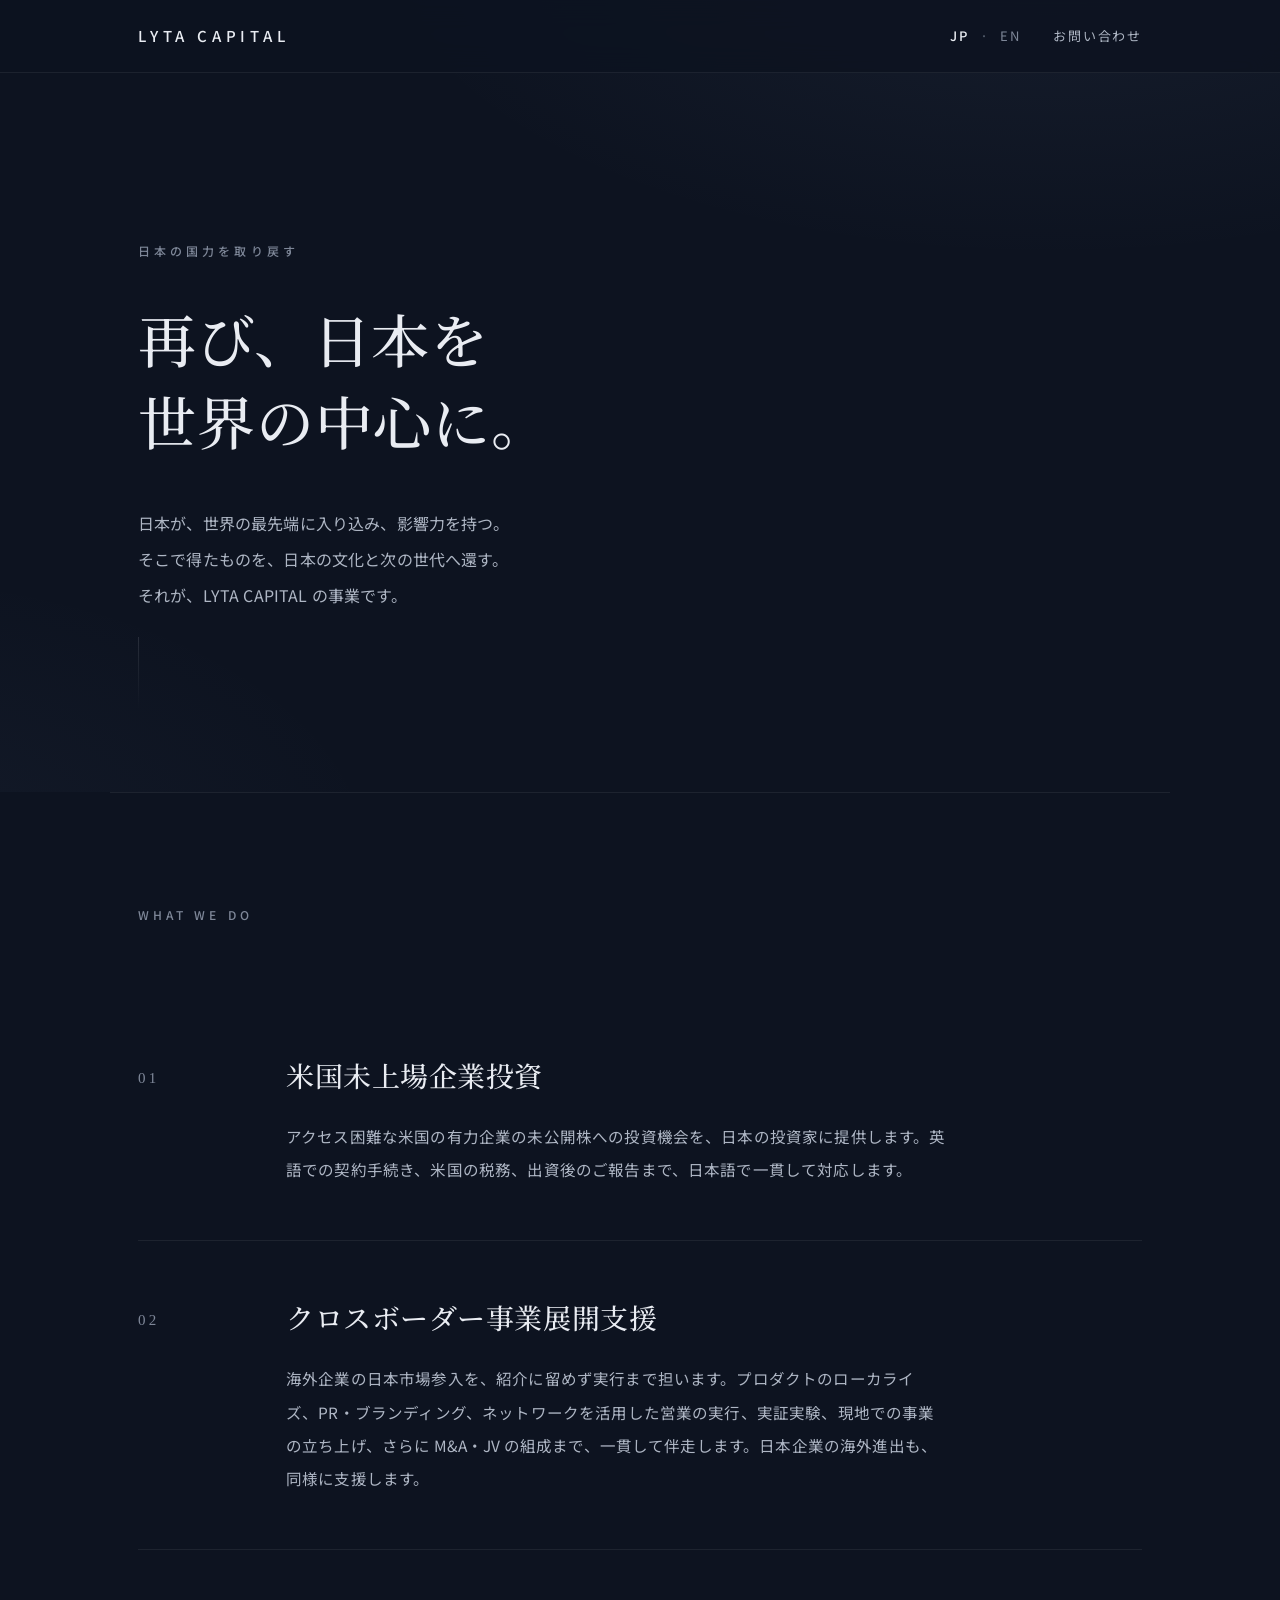
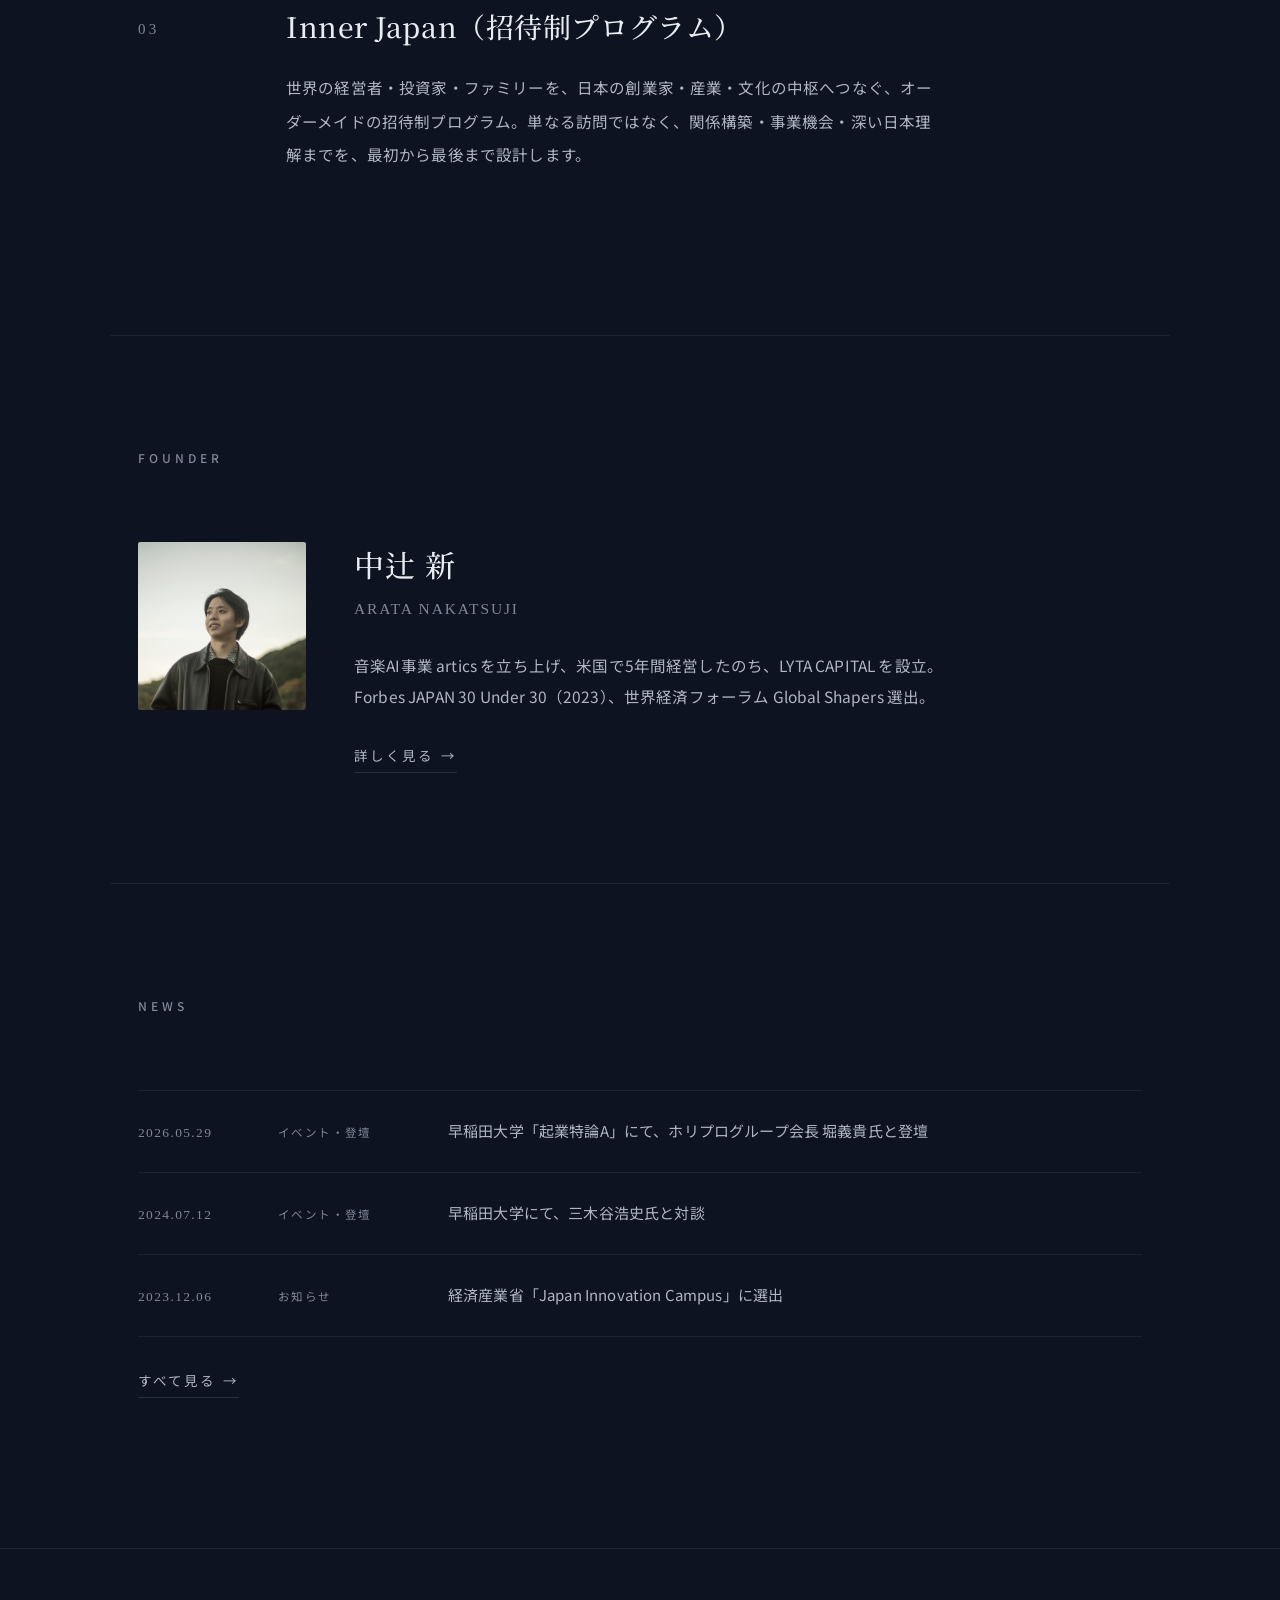
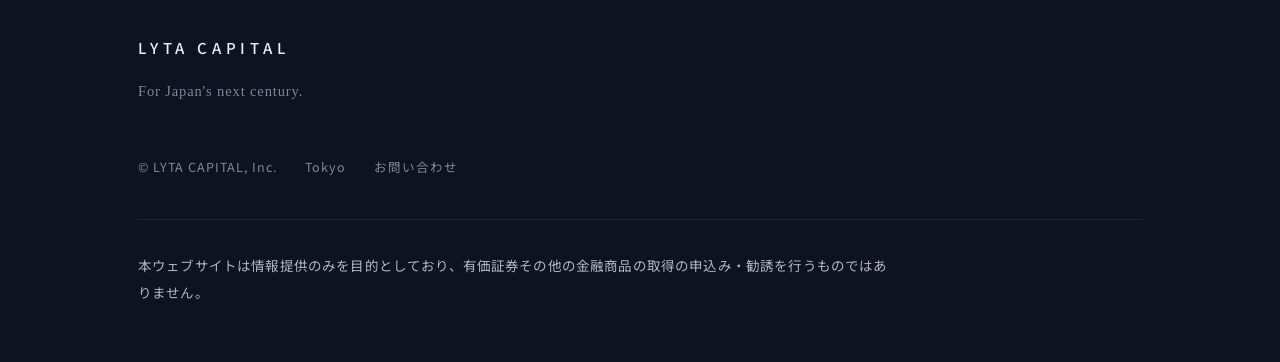
<file: index.html>
<!DOCTYPE html>
<html lang="ja">
<head>
<meta charset="UTF-8">
<meta name="viewport" content="width=device-width, initial-scale=1.0">
<title>LYTA CAPITAL</title>
<meta name="description" content="再び、日本を世界の中心に。LYTA CAPITALは、米国未上場企業への投資機会の提供、海外企業の日本市場参入の実行支援、招待制プログラム Inner Japan を展開しています。">
<link rel="canonical" href="https://home.lyta-capital.com/">
<link rel="alternate" hreflang="ja" href="https://home.lyta-capital.com/">
<link rel="alternate" hreflang="en" href="https://home.lyta-capital.com/en/">
<link rel="alternate" hreflang="x-default" href="https://home.lyta-capital.com/en/">
<meta property="og:type" content="website">
<meta property="og:site_name" content="LYTA CAPITAL">
<meta property="og:title" content="LYTA CAPITAL">
<meta property="og:description" content="再び、日本を世界の中心に。米国未上場企業投資、クロスボーダー事業展開支援、招待制プログラム Inner Japan。">
<meta property="og:url" content="https://home.lyta-capital.com/">
<meta property="og:image" content="https://home.lyta-capital.com/img/ogp.png">
<meta property="og:locale" content="ja_JP">
<meta name="twitter:card" content="summary_large_image">
<link rel="icon" href="/img/favicon.svg" type="image/svg+xml">
<link rel="preconnect" href="https://fonts.googleapis.com">
<link rel="preconnect" href="https://fonts.gstatic.com" crossorigin>
<link href="https://fonts.googleapis.com/css2?family=Noto+Sans+JP:wght@400;500&family=Noto+Serif+JP:wght@500&display=swap" rel="stylesheet">
<link rel="stylesheet" href="/css/style.css">
<script type="application/ld+json">
{
  "@context": "https://schema.org",
  "@type": "Organization",
  "name": "LYTA CAPITAL, Inc.",
  "alternateName": "株式会社LYTA CAPITAL",
  "url": "https://home.lyta-capital.com/",
  "founder": { "@type": "Person", "name": "Arata Nakatsuji" },
  "address": { "@type": "PostalAddress", "addressLocality": "Tokyo", "addressCountry": "JP" }
}
</script>
</head>
<body>

<header class="site-header">
  <div class="inner">
    <a class="wordmark" href="/">LYTA CAPITAL</a>
    <nav class="site-nav">
      <div class="lang-switch">
        <span class="current">JP</span><span class="sep">・</span><a href="/en/">EN</a>
      </div>
      <a class="nav-contact" href="/contact/">お問い合わせ</a>
    </nav>
  </div>
</header>

<main>

  <section class="hero">
    <div class="inner">
      <p class="kicker reveal">日本の国力を取り戻す</p>
      <h1 class="reveal">再び、日本を<br>世界の中心に。</h1>
      <p class="lead reveal">
        日本が、世界の最先端に入り込み、影響力を持つ。<br>
        そこで得たものを、日本の文化と次の世代へ還す。<br>
        それが、LYTA CAPITAL の事業です。
      </p>
      <div class="scroll-hint" aria-hidden="true"></div>
    </div>
  </section>

  <section class="section" id="what-we-do">
    <h2 class="section-label reveal">WHAT WE DO</h2>

    <article class="service reveal">
      <div class="num">01</div>
      <div>
        <h3>米国未上場企業投資</h3>
        <p>アクセス困難な米国の有力企業の未公開株への投資機会を、日本の投資家に提供します。英語での契約手続き、米国の税務、出資後のご報告まで、日本語で一貫して対応します。</p>
      </div>
    </article>

    <article class="service reveal">
      <div class="num">02</div>
      <div>
        <h3>クロスボーダー事業展開支援</h3>
        <p>海外企業の日本市場参入を、紹介に留めず実行まで担います。プロダクトのローカライズ、PR・ブランディング、ネットワークを活用した営業の実行、実証実験、現地での事業の立ち上げ、さらに M&amp;A・JV の組成まで、一貫して伴走します。日本企業の海外進出も、同様に支援します。</p>
      </div>
    </article>

    <article class="service reveal">
      <div class="num">03</div>
      <div>
        <h3>Inner Japan（招待制プログラム）</h3>
        <p>世界の経営者・投資家・ファミリーを、日本の創業家・産業・文化の中枢へつなぐ、オーダーメイドの招待制プログラム。単なる訪問ではなく、関係構築・事業機会・深い日本理解までを、最初から最後まで設計します。</p>
      </div>
    </article>
  </section>

  <section class="section" id="founder">
    <h2 class="section-label reveal">FOUNDER</h2>
    <div class="founder-grid reveal">
      <img class="founder-photo" src="/img/arata.jpg" alt="中辻 新" width="168" height="168">
      <div>
        <h3 class="founder-name">中辻 新</h3>
        <p class="founder-name-en">ARATA NAKATSUJI</p>
        <p>音楽AI事業 artics を立ち上げ、米国で5年間経営したのち、LYTA CAPITAL を設立。Forbes JAPAN 30 Under 30（2023）、世界経済フォーラム Global Shapers 選出。</p>
        <a class="text-link" href="/founder/">詳しく見る<span class="arrow">&rarr;</span></a>
      </div>
    </div>
  </section>

  <section class="section" id="news">
    <h2 class="section-label reveal">NEWS</h2>
    <div class="reveal">
      <div class="news-item">
        <span class="news-date">2026.05.29</span>
        <span class="news-cat">イベント・登壇</span>
        <span class="news-title">早稲田大学「起業特論A」にて、ホリプログループ会長 堀義貴氏と登壇</span>
      </div>
      <div class="news-item">
        <span class="news-date">2024.07.12</span>
        <span class="news-cat">イベント・登壇</span>
        <span class="news-title">早稲田大学にて、三木谷浩史氏と対談</span>
      </div>
      <div class="news-item">
        <span class="news-date">2023.12.06</span>
        <span class="news-cat">お知らせ</span>
        <span class="news-title">経済産業省「Japan Innovation Campus」に選出</span>
      </div>
      <a class="text-link" href="/news/">すべて見る<span class="arrow">&rarr;</span></a>
    </div>
  </section>

</main>

<footer class="site-footer">
  <div class="inner">
    <span class="wordmark">LYTA CAPITAL</span>
    <p class="footer-tagline">For Japan's next century.</p>
    <div class="footer-meta">
      <span>&copy; LYTA CAPITAL, Inc.</span>
      <span>Tokyo</span>
      <a href="/contact/">お問い合わせ</a>
    </div>
    <p class="footer-legal">本ウェブサイトは情報提供のみを目的としており、有価証券その他の金融商品の取得の申込み・勧誘を行うものではありません。</p>
  </div>
</footer>

<script>
(function () {
  var els = document.querySelectorAll('.reveal');
  if (!('IntersectionObserver' in window)) {
    els.forEach(function (el) { el.classList.add('is-visible'); });
    return;
  }
  var io = new IntersectionObserver(function (entries) {
    entries.forEach(function (e) {
      if (e.isIntersecting) { e.target.classList.add('is-visible'); io.unobserve(e.target); }
    });
  }, { threshold: 0.12, rootMargin: '0px 0px -40px 0px' });
  els.forEach(function (el) { io.observe(el); });
})();
</script>

</body>
</html>
</file>
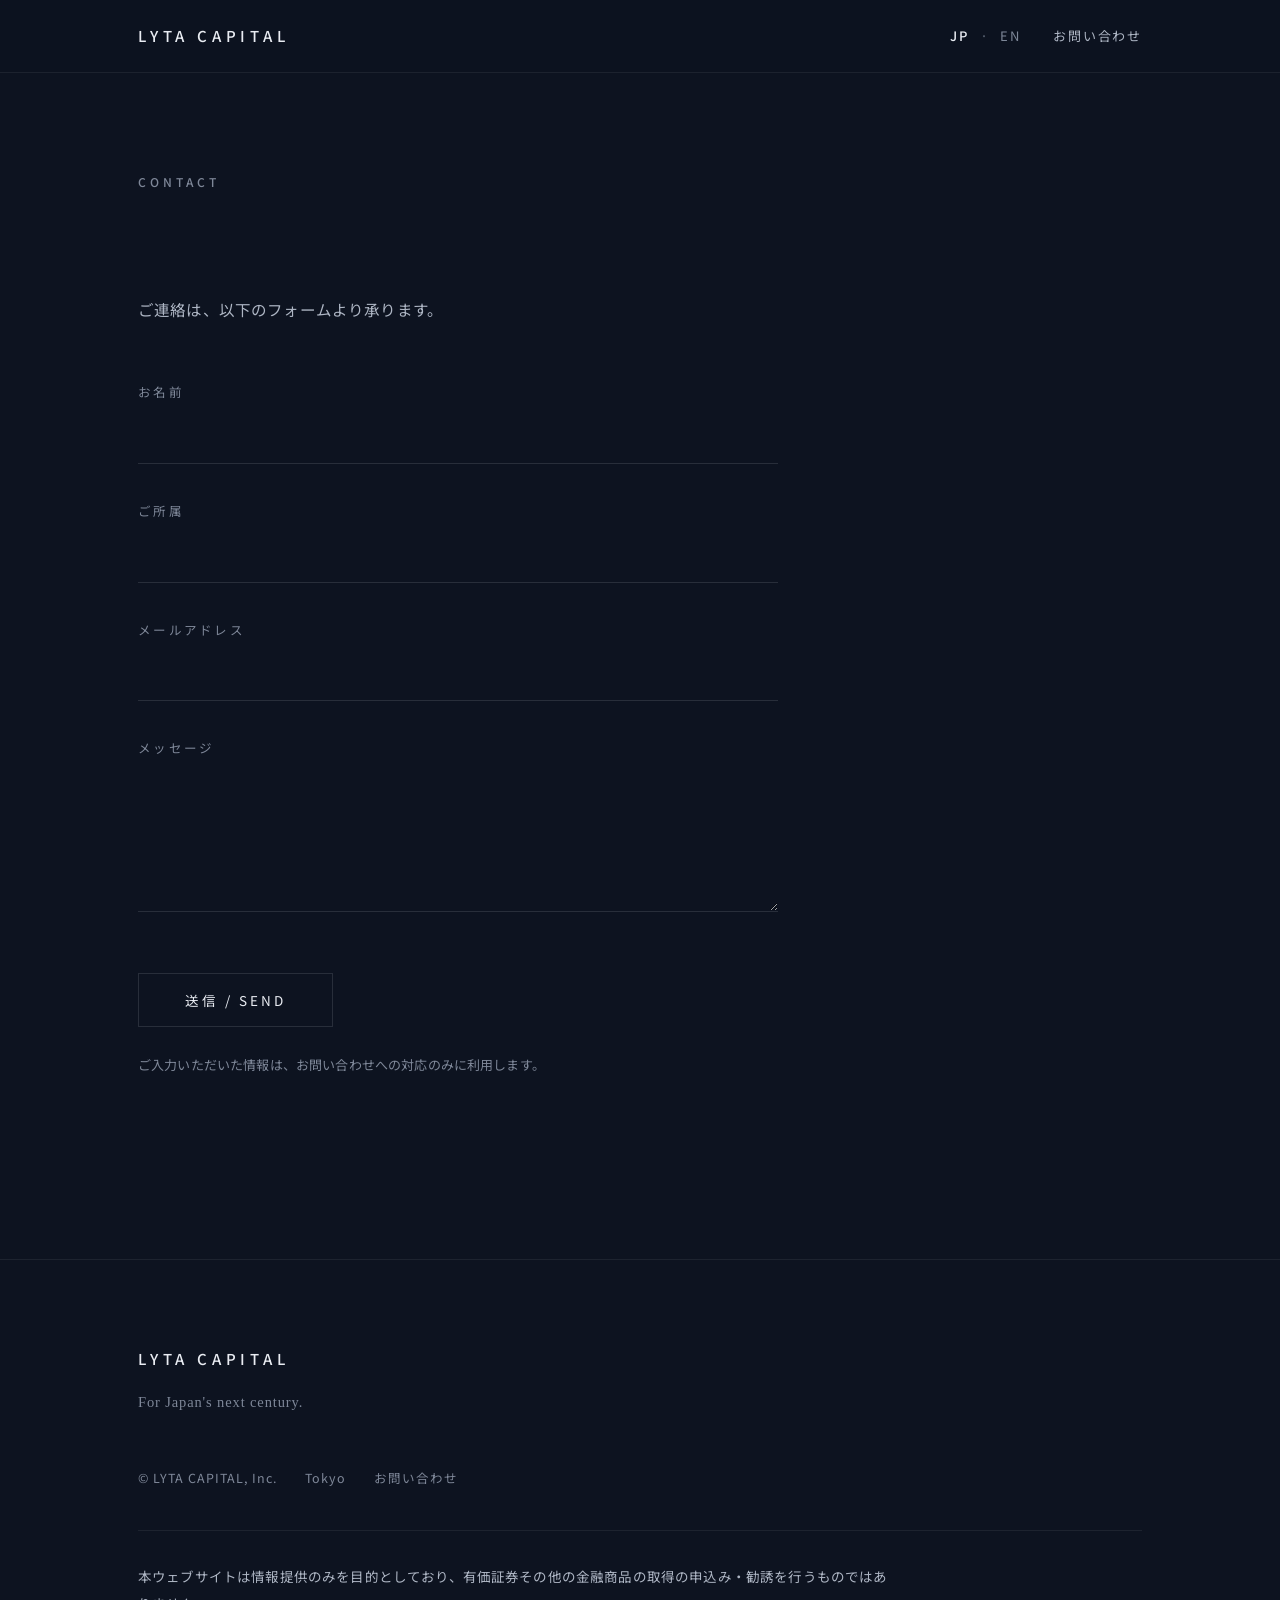
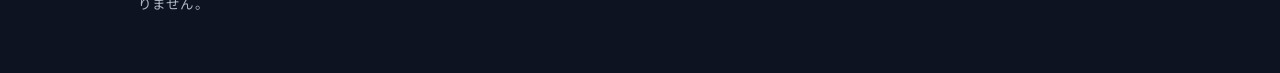
<file: contact/index.html>
<!DOCTYPE html>
<html lang="ja">
<head>
<meta charset="UTF-8">
<meta name="viewport" content="width=device-width, initial-scale=1.0">
<title>Contact | LYTA CAPITAL</title>
<meta name="description" content="LYTA CAPITALへのお問い合わせはこちらのフォームより承ります。">
<link rel="canonical" href="https://home.lyta-capital.com/contact/">
<link rel="alternate" hreflang="ja" href="https://home.lyta-capital.com/contact/">
<link rel="alternate" hreflang="en" href="https://home.lyta-capital.com/en/contact/">
<link rel="alternate" hreflang="x-default" href="https://home.lyta-capital.com/en/contact/">
<meta property="og:type" content="website">
<meta property="og:site_name" content="LYTA CAPITAL">
<meta property="og:title" content="Contact | LYTA CAPITAL">
<meta property="og:description" content="LYTA CAPITALへのお問い合わせ">
<meta property="og:url" content="https://home.lyta-capital.com/contact/">
<meta property="og:image" content="https://home.lyta-capital.com/img/ogp.png">
<meta property="og:locale" content="ja_JP">
<meta name="robots" content="noindex, follow">
<link rel="icon" href="/img/favicon.svg" type="image/svg+xml">
<link rel="preconnect" href="https://fonts.googleapis.com">
<link rel="preconnect" href="https://fonts.gstatic.com" crossorigin>
<link href="https://fonts.googleapis.com/css2?family=Noto+Sans+JP:wght@400;500&family=Noto+Serif+JP:wght@500&display=swap" rel="stylesheet">
<link rel="stylesheet" href="/css/style.css">
</head>
<body>

<header class="site-header">
  <div class="inner">
    <a class="wordmark" href="/">LYTA CAPITAL</a>
    <nav class="site-nav">
      <div class="lang-switch">
        <span class="current">JP</span><span class="sep">・</span><a href="/en/contact/">EN</a>
      </div>
      <a class="nav-contact" href="/contact/">お問い合わせ</a>
    </nav>
  </div>
</header>

<main>

  <div class="page-hero">
    <h1 class="section-label reveal" style="margin-bottom: 0;">CONTACT</h1>
  </div>

  <div class="section" style="border-top: none; padding-top: 40px;">
    <div class="contact-wrap">
      <p class="contact-lead reveal">ご連絡は、以下のフォームより承ります。</p>

      <form id="contact-form" class="reveal">
        <div class="field">
          <label for="name">お名前</label>
          <input type="text" id="name" name="name" autocomplete="name" required>
        </div>
        <div class="field">
          <label for="company">ご所属</label>
          <input type="text" id="company" name="company" autocomplete="organization">
        </div>
        <div class="field">
          <label for="email">メールアドレス</label>
          <input type="email" id="email" name="email" autocomplete="email" required>
        </div>
        <div class="field">
          <label for="message">メッセージ</label>
          <textarea id="message" name="message" required></textarea>
        </div>
        <input type="checkbox" name="botcheck" tabindex="-1" aria-hidden="true" style="display:none">
        <button type="submit" class="submit-btn">送信 / SEND</button>
        <p class="form-note">ご入力いただいた情報は、お問い合わせへの対応のみに利用します。</p>
        <p class="form-status" id="form-status" role="status"></p>
      </form>
    </div>
  </div>

</main>

<footer class="site-footer">
  <div class="inner">
    <span class="wordmark">LYTA CAPITAL</span>
    <p class="footer-tagline">For Japan's next century.</p>
    <div class="footer-meta">
      <span>&copy; LYTA CAPITAL, Inc.</span>
      <span>Tokyo</span>
      <a href="/contact/">お問い合わせ</a>
    </div>
    <p class="footer-legal">本ウェブサイトは情報提供のみを目的としており、有価証券その他の金融商品の取得の申込み・勧誘を行うものではありません。</p>
  </div>
</footer>

<script>
(function () {
  var els = document.querySelectorAll('.reveal');
  if ('IntersectionObserver' in window) {
    var io = new IntersectionObserver(function (entries) {
      entries.forEach(function (e) {
        if (e.isIntersecting) { e.target.classList.add('is-visible'); io.unobserve(e.target); }
      });
    }, { threshold: 0.12, rootMargin: '0px 0px -40px 0px' });
    els.forEach(function (el) { io.observe(el); });
  } else {
    els.forEach(function (el) { el.classList.add('is-visible'); });
  }

  var W3F_ENDPOINT = 'https://api.web3forms.com/submit';
  var W3F_KEY = 'b16e7606-b2bd-410e-ac1d-c93893a0f113';

  var form = document.getElementById('contact-form');
  var status = document.getElementById('form-status');

  form.addEventListener('submit', function (ev) {
    ev.preventDefault();
    var name = form.name.value.trim();
    var company = form.company.value.trim();
    var email = form.email.value.trim();
    var message = form.message.value.trim();

    if (!name || !email || !message) {
      status.textContent = '必須項目（お名前・メールアドレス・メッセージ）をご入力ください。';
      return;
    }

    var btn = form.querySelector('.submit-btn');
    btn.disabled = true;
    status.textContent = '送信しています…';
    fetch(W3F_ENDPOINT, {
      method: 'POST',
      headers: { 'Accept': 'application/json', 'Content-Type': 'application/json' },
      body: JSON.stringify({
        access_key: W3F_KEY,
        subject: 'お問い合わせ: ' + name + (company ? ' (' + company + ')' : ''),
        from_name: 'LYTA CAPITAL Website',
        name: name,
        company: company,
        email: email,
        message: message,
        botcheck: form.botcheck.checked
      })
    }).then(function (res) { return res.json(); }).then(function (data) {
      btn.disabled = false;
      if (data.success) {
        form.reset();
        status.textContent = '送信しました。折り返しご連絡いたします。';
      } else {
        status.textContent = '送信に失敗しました。お手数ですが時間をおいて再度お試しください。';
      }
    }).catch(function () {
      btn.disabled = false;
      status.textContent = '送信に失敗しました。お手数ですが時間をおいて再度お試しください。';
    });
  });
})();
</script>

</body>
</html>
</file>
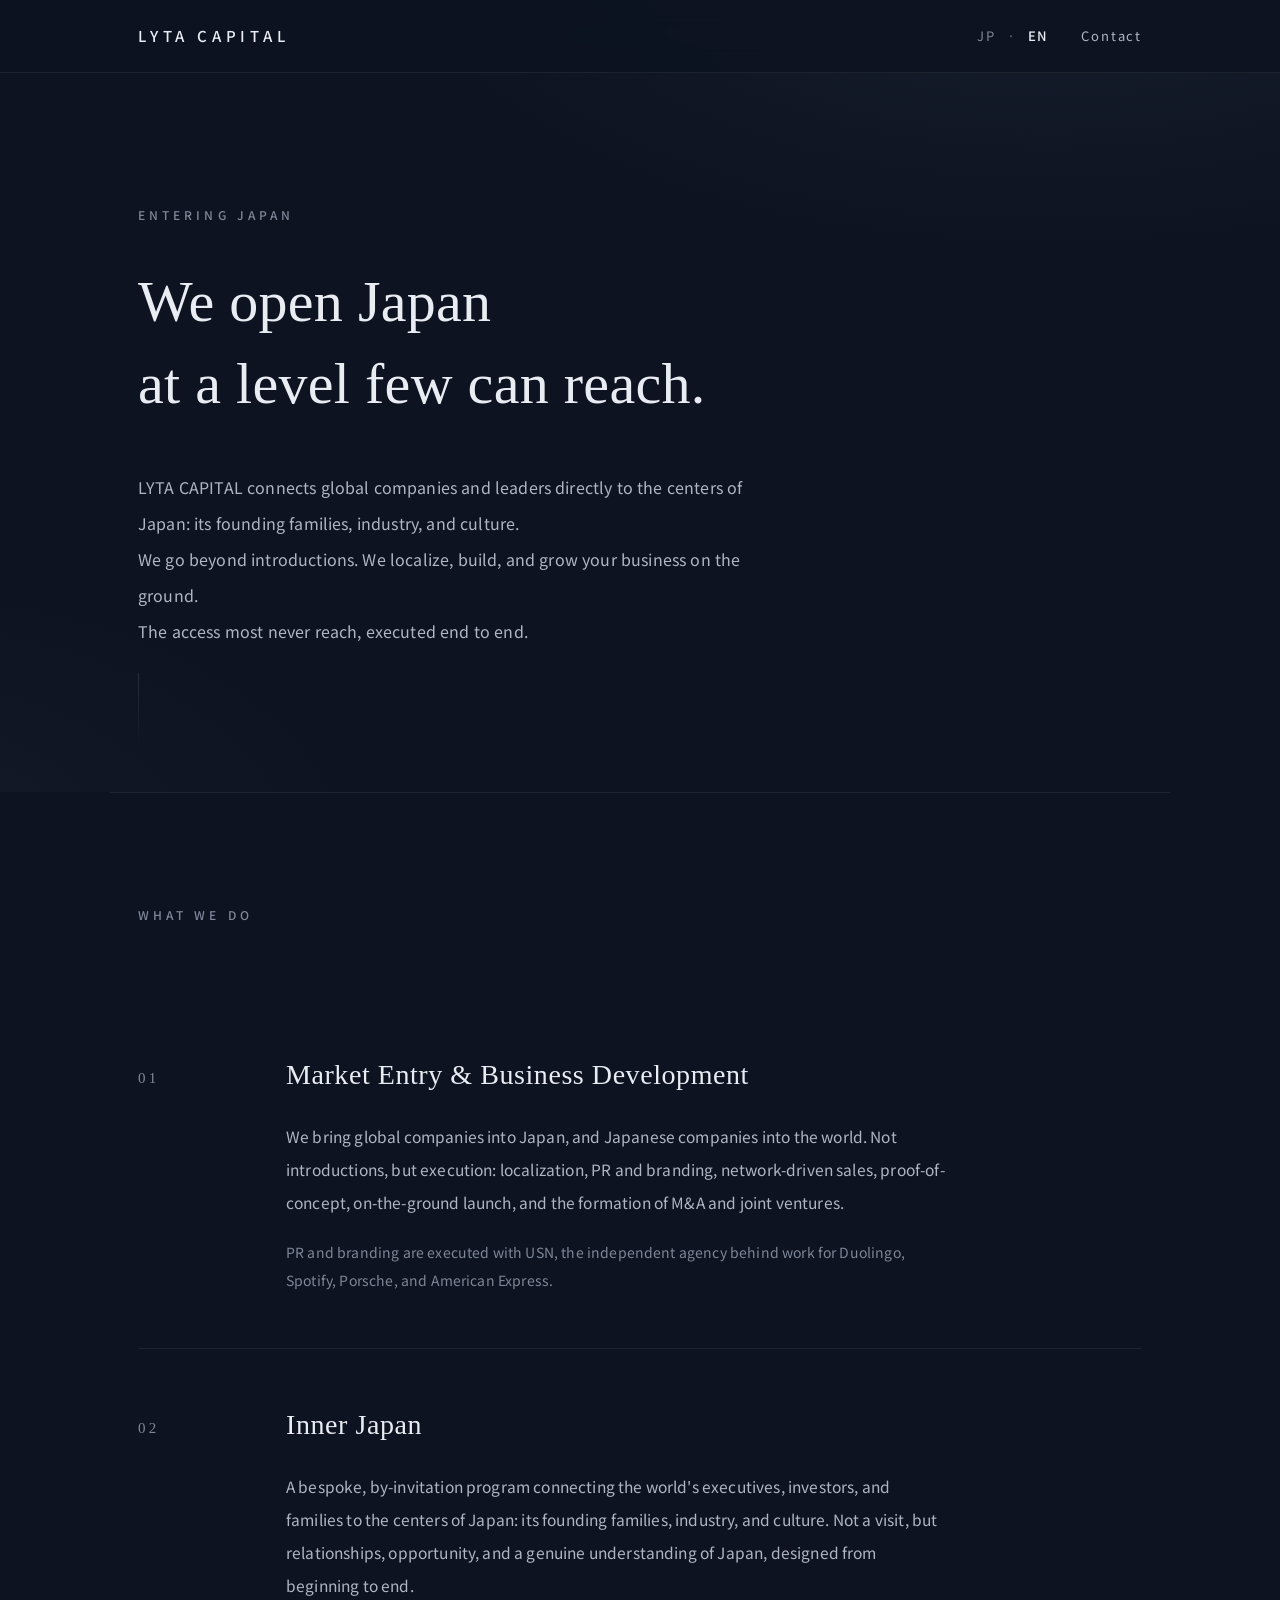
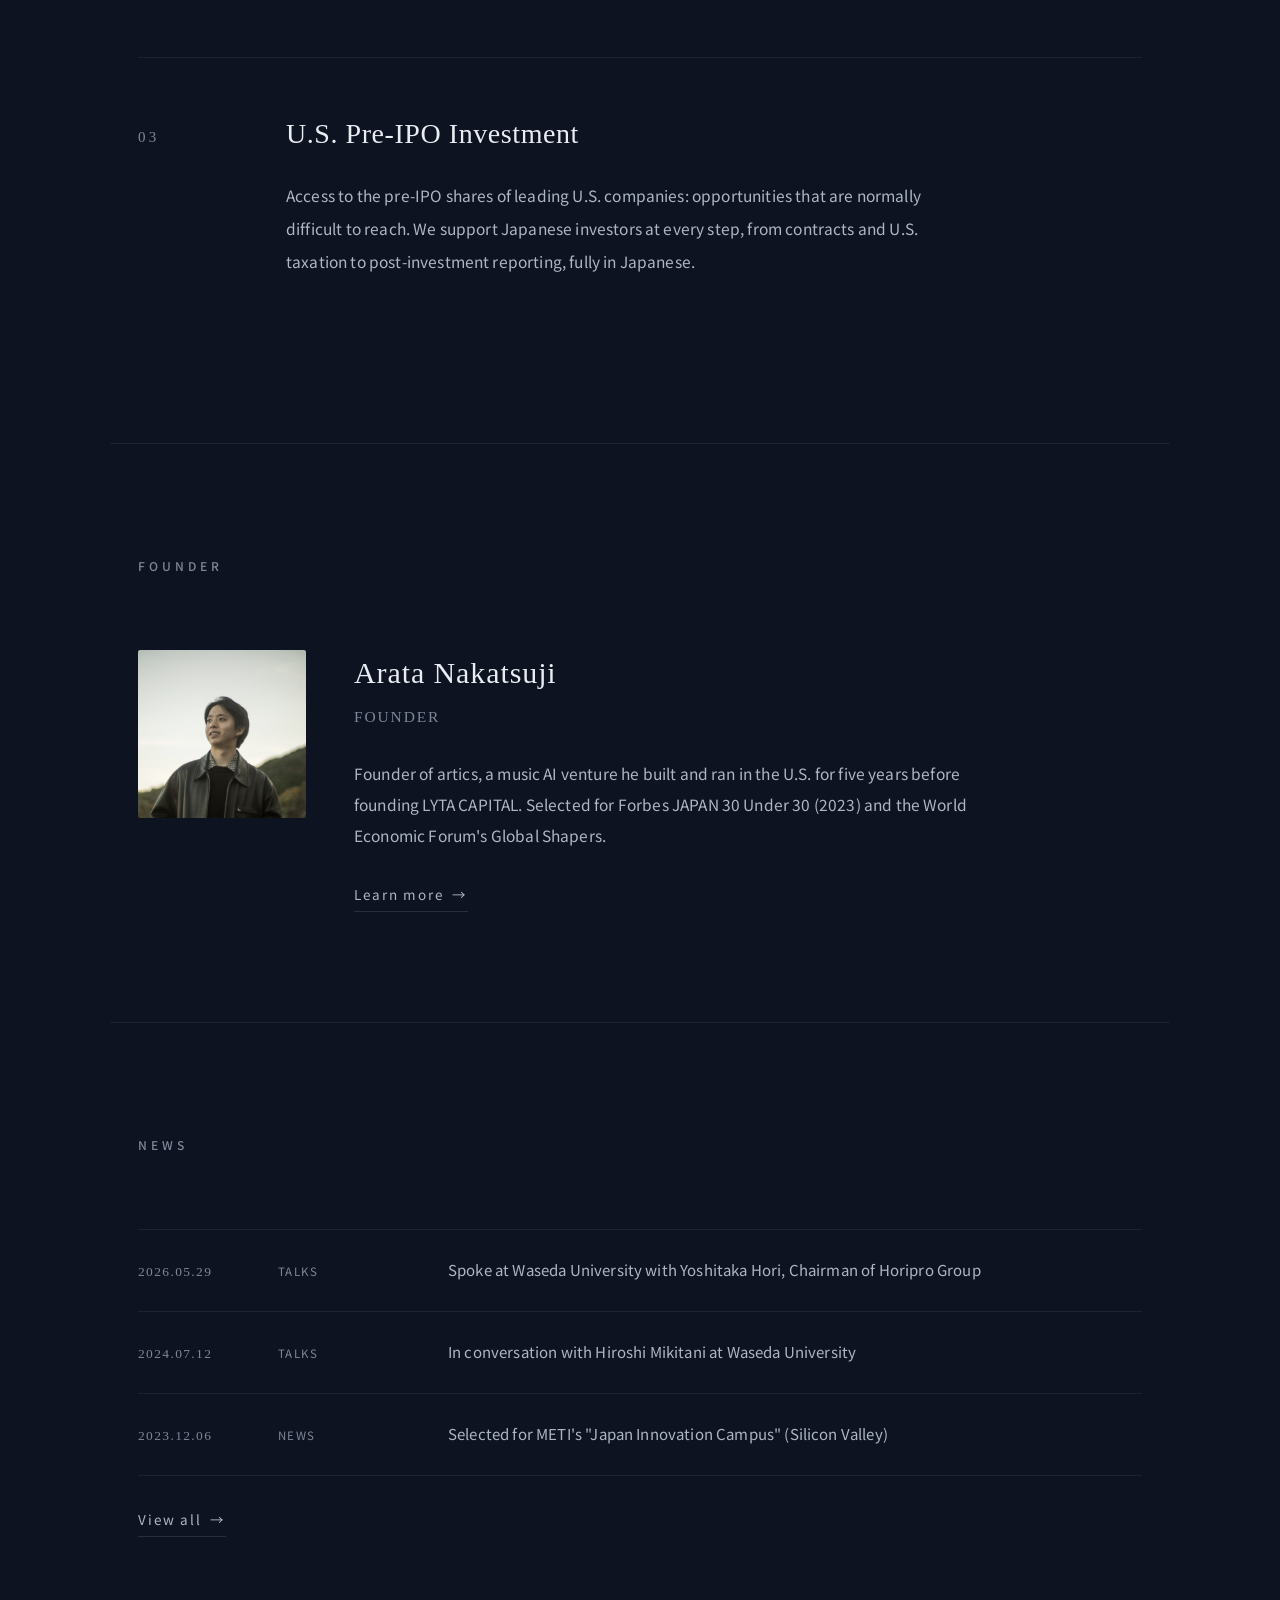
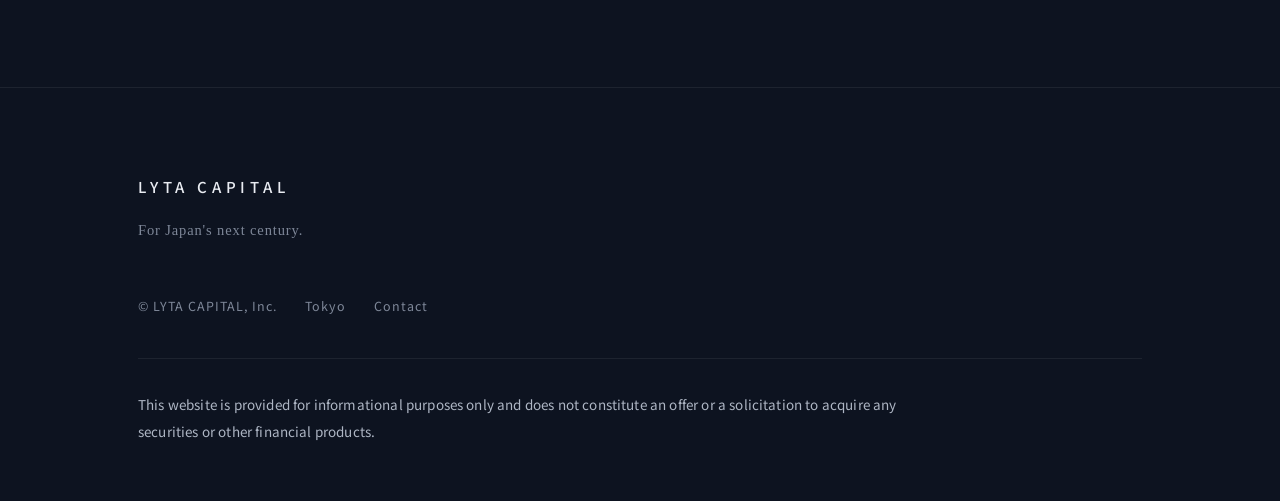
<file: en/index.html>
<!DOCTYPE html>
<html lang="en">
<head>
<meta charset="UTF-8">
<meta name="viewport" content="width=device-width, initial-scale=1.0">
<title>LYTA CAPITAL | Japan Market Entry, Executed End to End</title>
<meta name="description" content="LYTA CAPITAL connects global companies and leaders directly to the centers of Japan: its founding families, industry, and culture. Market entry, Inner Japan, and U.S. pre-IPO investment.">
<link rel="canonical" href="https://home.lyta-capital.com/en/">
<link rel="alternate" hreflang="ja" href="https://home.lyta-capital.com/">
<link rel="alternate" hreflang="en" href="https://home.lyta-capital.com/en/">
<link rel="alternate" hreflang="x-default" href="https://home.lyta-capital.com/en/">
<meta property="og:type" content="website">
<meta property="og:site_name" content="LYTA CAPITAL">
<meta property="og:title" content="LYTA CAPITAL">
<meta property="og:description" content="We open Japan at a level few can reach. Market entry executed end to end, Inner Japan, and U.S. pre-IPO investment.">
<meta property="og:url" content="https://home.lyta-capital.com/en/">
<meta property="og:image" content="https://home.lyta-capital.com/img/ogp.png">
<meta property="og:locale" content="en_US">
<meta name="twitter:card" content="summary_large_image">
<link rel="icon" href="/img/favicon.svg" type="image/svg+xml">
<link rel="preconnect" href="https://fonts.googleapis.com">
<link rel="preconnect" href="https://fonts.gstatic.com" crossorigin>
<link href="https://fonts.googleapis.com/css2?family=Noto+Sans+JP:wght@400;500&family=Noto+Serif+JP:wght@500&display=swap" rel="stylesheet">
<link rel="stylesheet" href="/css/style.css">
<script type="application/ld+json">
{
  "@context": "https://schema.org",
  "@type": "Organization",
  "name": "LYTA CAPITAL, Inc.",
  "url": "https://home.lyta-capital.com/en/",
  "founder": { "@type": "Person", "name": "Arata Nakatsuji" },
  "address": { "@type": "PostalAddress", "addressLocality": "Tokyo", "addressCountry": "JP" }
}
</script>
</head>
<body>

<header class="site-header">
  <div class="inner">
    <a class="wordmark" href="/en/">LYTA CAPITAL</a>
    <nav class="site-nav">
      <div class="lang-switch">
        <a href="/">JP</a><span class="sep">・</span><span class="current">EN</span>
      </div>
      <a class="nav-contact" href="/en/contact/">Contact</a>
    </nav>
  </div>
</header>

<main>

  <section class="hero">
    <div class="inner">
      <p class="kicker reveal">ENTERING JAPAN</p>
      <h1 class="reveal">We open Japan<br>at a level few can reach.</h1>
      <p class="lead reveal">
        LYTA CAPITAL connects global companies and leaders directly to the centers of Japan: its founding families, industry, and culture.<br>
        We go beyond introductions. We localize, build, and grow your business on the ground.<br>
        The access most never reach, executed end to end.
      </p>
      <div class="scroll-hint" aria-hidden="true"></div>
    </div>
  </section>

  <section class="section" id="what-we-do">
    <h2 class="section-label reveal">WHAT WE DO</h2>

    <article class="service reveal">
      <div class="num">01</div>
      <div>
        <h3>Market Entry &amp; Business Development</h3>
        <p>We bring global companies into Japan, and Japanese companies into the world. Not introductions, but execution: localization, PR and branding, network-driven sales, proof-of-concept, on-the-ground launch, and the formation of M&amp;A and joint ventures.</p>
        <p class="note">PR and branding are executed with USN, the independent agency behind work for Duolingo, Spotify, Porsche, and American Express.</p>
      </div>
    </article>

    <article class="service reveal">
      <div class="num">02</div>
      <div>
        <h3>Inner Japan</h3>
        <p>A bespoke, by-invitation program connecting the world's executives, investors, and families to the centers of Japan: its founding families, industry, and culture. Not a visit, but relationships, opportunity, and a genuine understanding of Japan, designed from beginning to end.</p>
      </div>
    </article>

    <article class="service reveal">
      <div class="num">03</div>
      <div>
        <h3>U.S. Pre-IPO Investment</h3>
        <p>Access to the pre-IPO shares of leading U.S. companies: opportunities that are normally difficult to reach. We support Japanese investors at every step, from contracts and U.S. taxation to post-investment reporting, fully in Japanese.</p>
      </div>
    </article>
  </section>

  <section class="section" id="founder">
    <h2 class="section-label reveal">FOUNDER</h2>
    <div class="founder-grid reveal">
      <img class="founder-photo" src="/img/arata.jpg" alt="Arata Nakatsuji" width="168" height="168">
      <div>
        <h3 class="founder-name">Arata Nakatsuji</h3>
        <p class="founder-name-en">FOUNDER</p>
        <p>Founder of artics, a music AI venture he built and ran in the U.S. for five years before founding LYTA CAPITAL. Selected for Forbes JAPAN 30 Under 30 (2023) and the World Economic Forum's Global Shapers.</p>
        <a class="text-link" href="/en/founder/">Learn more<span class="arrow">&rarr;</span></a>
      </div>
    </div>
  </section>

  <section class="section" id="news">
    <h2 class="section-label reveal">NEWS</h2>
    <div class="reveal">
      <div class="news-item">
        <span class="news-date">2026.05.29</span>
        <span class="news-cat">TALKS</span>
        <span class="news-title">Spoke at Waseda University with Yoshitaka Hori, Chairman of Horipro Group</span>
      </div>
      <div class="news-item">
        <span class="news-date">2024.07.12</span>
        <span class="news-cat">TALKS</span>
        <span class="news-title">In conversation with Hiroshi Mikitani at Waseda University</span>
      </div>
      <div class="news-item">
        <span class="news-date">2023.12.06</span>
        <span class="news-cat">NEWS</span>
        <span class="news-title">Selected for METI's "Japan Innovation Campus" (Silicon Valley)</span>
      </div>
      <a class="text-link" href="/en/news/">View all<span class="arrow">&rarr;</span></a>
    </div>
  </section>

</main>

<footer class="site-footer">
  <div class="inner">
    <span class="wordmark">LYTA CAPITAL</span>
    <p class="footer-tagline">For Japan's next century.</p>
    <div class="footer-meta">
      <span>&copy; LYTA CAPITAL, Inc.</span>
      <span>Tokyo</span>
      <a href="/en/contact/">Contact</a>
    </div>
    <p class="footer-legal">This website is provided for informational purposes only and does not constitute an offer or a solicitation to acquire any securities or other financial products.</p>
  </div>
</footer>

<script>
(function () {
  var els = document.querySelectorAll('.reveal');
  if (!('IntersectionObserver' in window)) {
    els.forEach(function (el) { el.classList.add('is-visible'); });
    return;
  }
  var io = new IntersectionObserver(function (entries) {
    entries.forEach(function (e) {
      if (e.isIntersecting) { e.target.classList.add('is-visible'); io.unobserve(e.target); }
    });
  }, { threshold: 0.12, rootMargin: '0px 0px -40px 0px' });
  els.forEach(function (el) { io.observe(el); });
})();
</script>

</body>
</html>
</file>
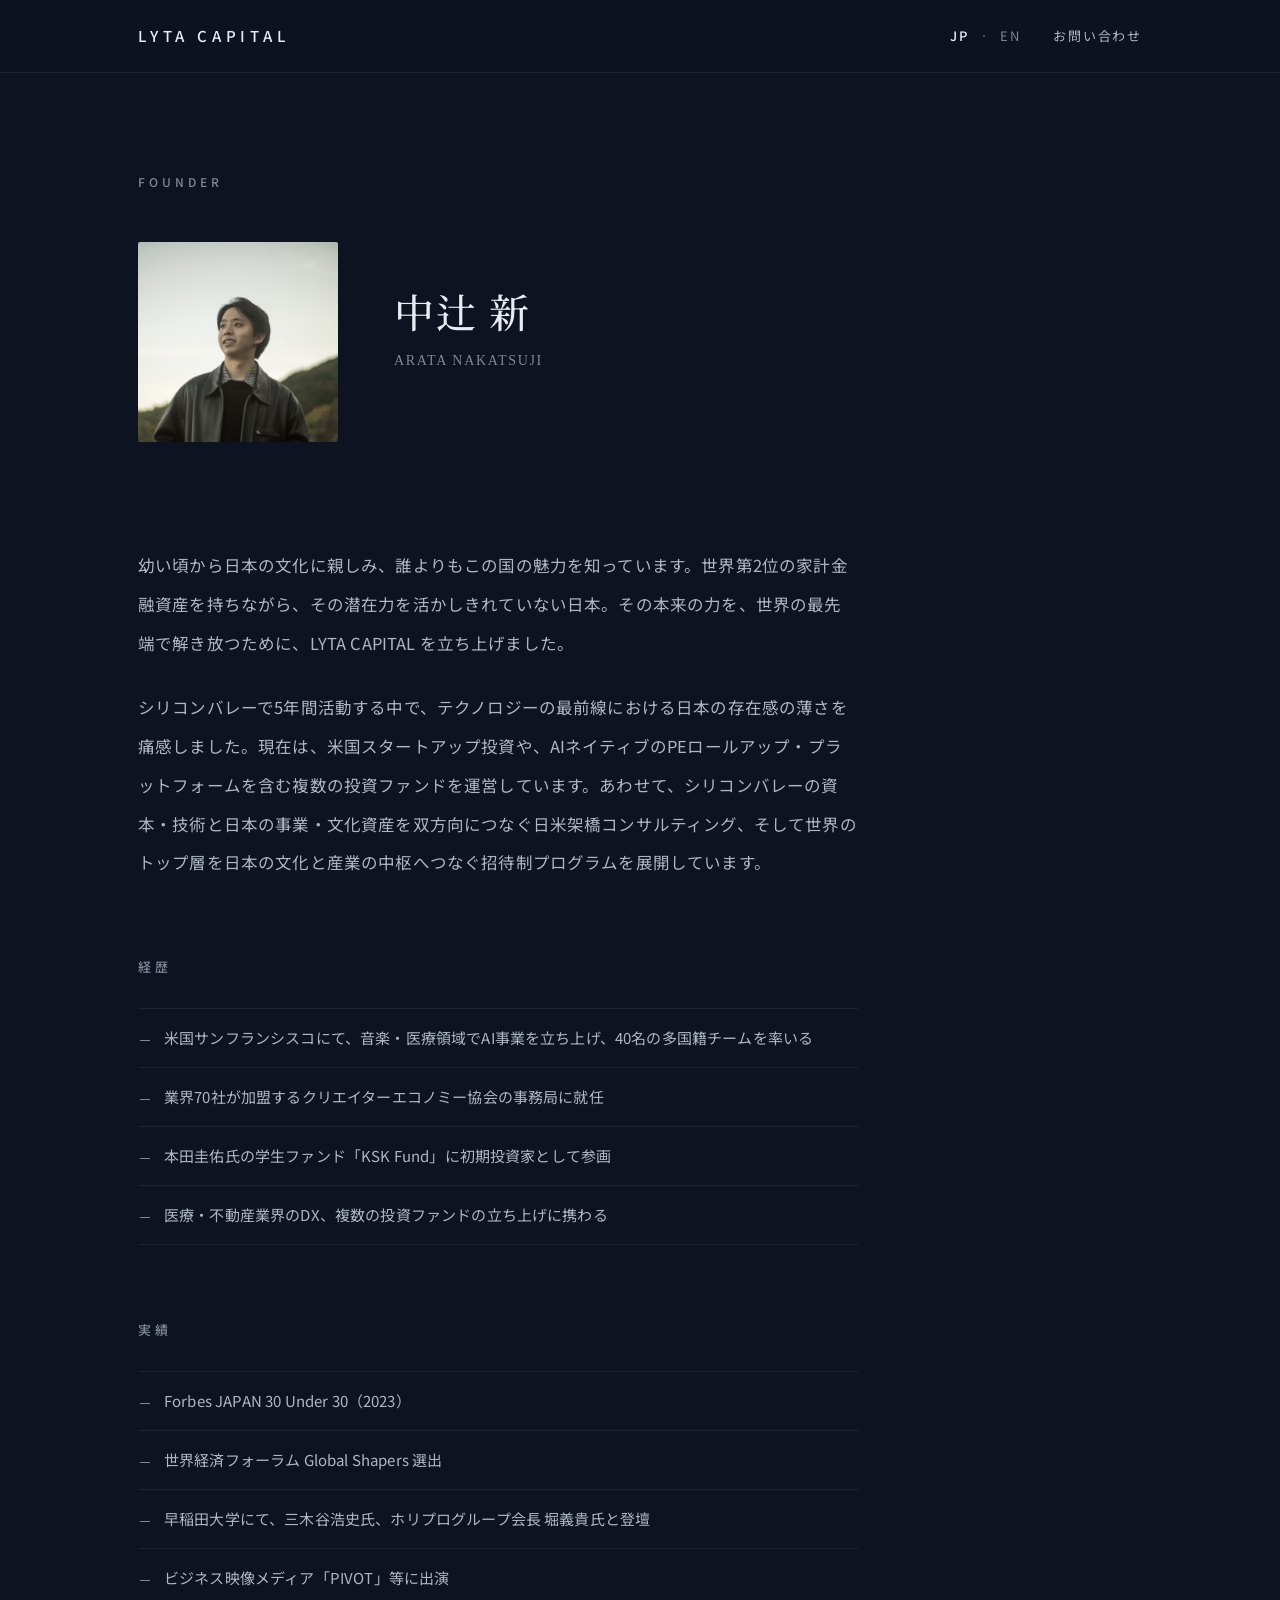
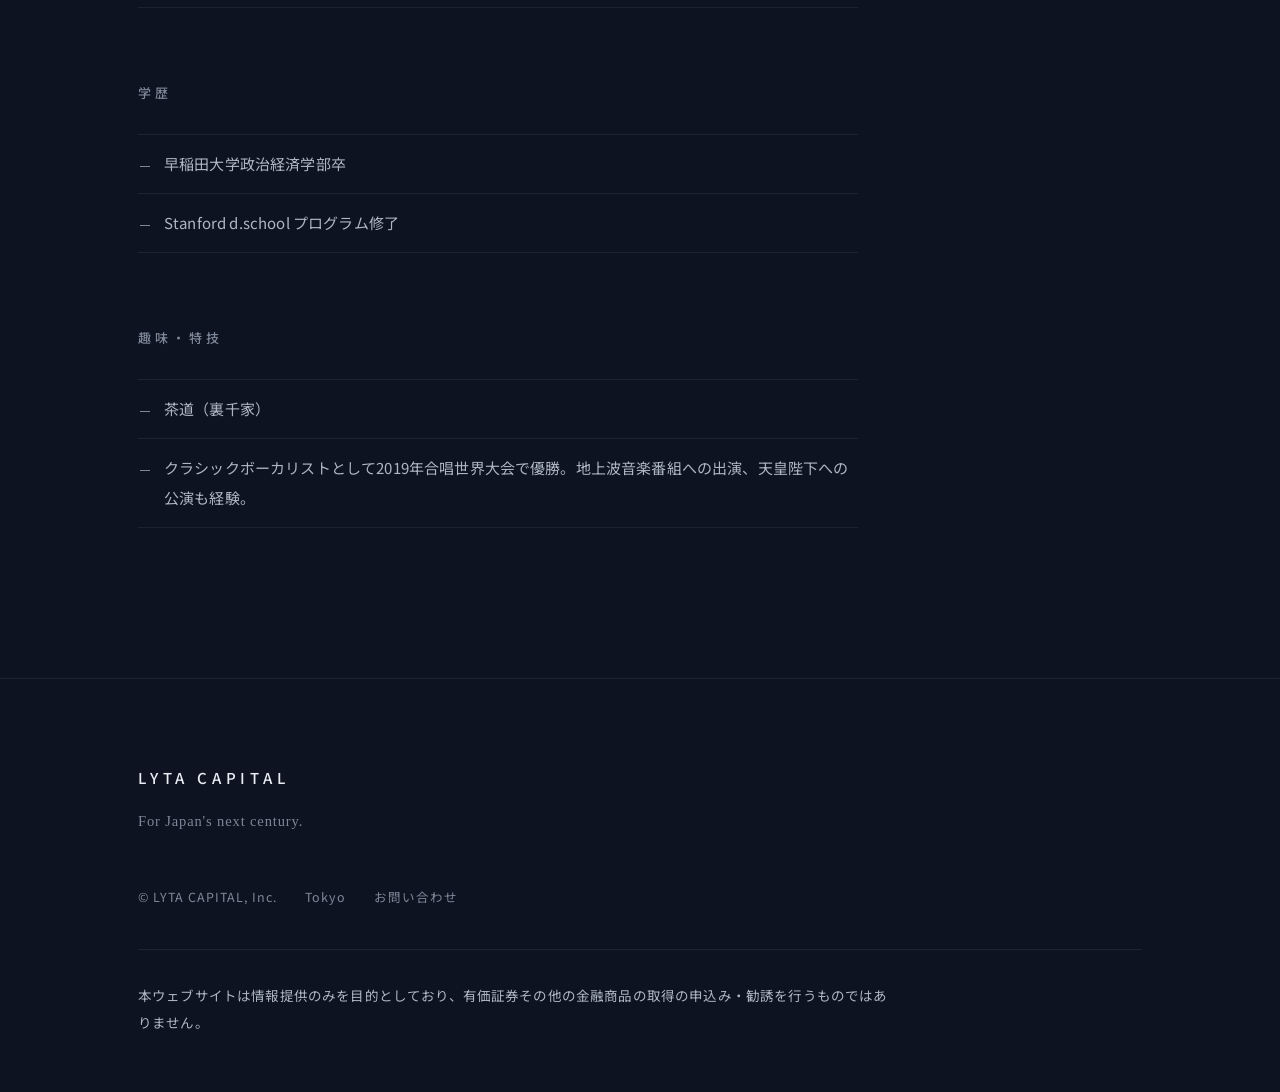
<file: founder/index.html>
<!DOCTYPE html>
<html lang="ja">
<head>
<meta charset="UTF-8">
<meta name="viewport" content="width=device-width, initial-scale=1.0">
<title>Founder | LYTA CAPITAL</title>
<meta name="description" content="LYTA CAPITAL 創業者 中辻新。米国シリコンバレーで音楽・医療領域のAI事業を経営したのち、LYTA CAPITALを設立。Forbes JAPAN 30 Under 30（2023）選出。">
<link rel="canonical" href="https://home.lyta-capital.com/founder/">
<link rel="alternate" hreflang="ja" href="https://home.lyta-capital.com/founder/">
<link rel="alternate" hreflang="en" href="https://home.lyta-capital.com/en/founder/">
<link rel="alternate" hreflang="x-default" href="https://home.lyta-capital.com/en/founder/">
<meta property="og:type" content="profile">
<meta property="og:site_name" content="LYTA CAPITAL">
<meta property="og:title" content="Founder | LYTA CAPITAL">
<meta property="og:description" content="LYTA CAPITAL 創業者 中辻新。">
<meta property="og:url" content="https://home.lyta-capital.com/founder/">
<meta property="og:image" content="https://home.lyta-capital.com/img/ogp.png">
<meta property="og:locale" content="ja_JP">
<link rel="icon" href="/img/favicon.svg" type="image/svg+xml">
<link rel="preconnect" href="https://fonts.googleapis.com">
<link rel="preconnect" href="https://fonts.gstatic.com" crossorigin>
<link href="https://fonts.googleapis.com/css2?family=Noto+Sans+JP:wght@400;500&family=Noto+Serif+JP:wght@500&display=swap" rel="stylesheet">
<link rel="stylesheet" href="/css/style.css">
</head>
<body>

<header class="site-header">
  <div class="inner">
    <a class="wordmark" href="/">LYTA CAPITAL</a>
    <nav class="site-nav">
      <div class="lang-switch">
        <span class="current">JP</span><span class="sep">・</span><a href="/en/founder/">EN</a>
      </div>
      <a class="nav-contact" href="/contact/">お問い合わせ</a>
    </nav>
  </div>
</header>

<main>

  <div class="page-hero">
    <p class="section-label reveal">FOUNDER</p>
    <div class="founder-head reveal">
      <img class="founder-photo" src="/img/arata.jpg" alt="中辻 新" width="200" height="200">
      <div>
        <h1>中辻 新</h1>
        <p class="founder-name-en">ARATA NAKATSUJI</p>
      </div>
    </div>
  </div>

  <div class="section" style="border-top: none; padding-top: 20px;">
    <div class="founder-body">
      <p class="statement reveal">幼い頃から日本の文化に親しみ、誰よりもこの国の魅力を知っています。世界第2位の家計金融資産を持ちながら、その潜在力を活かしきれていない日本。その本来の力を、世界の最先端で解き放つために、LYTA CAPITAL を立ち上げました。</p>
      <p class="statement reveal">シリコンバレーで5年間活動する中で、テクノロジーの最前線における日本の存在感の薄さを痛感しました。現在は、米国スタートアップ投資や、AIネイティブのPEロールアップ・プラットフォームを含む複数の投資ファンドを運営しています。あわせて、シリコンバレーの資本・技術と日本の事業・文化資産を双方向につなぐ日米架橋コンサルティング、そして世界のトップ層を日本の文化と産業の中枢へつなぐ招待制プログラムを展開しています。</p>

      <div class="founder-section reveal">
        <h2>経歴</h2>
        <ul>
          <li>米国サンフランシスコにて、音楽・医療領域でAI事業を立ち上げ、40名の多国籍チームを率いる</li>
          <li>業界70社が加盟するクリエイターエコノミー協会の事務局に就任</li>
          <li>本田圭佑氏の学生ファンド「KSK Fund」に初期投資家として参画</li>
          <li>医療・不動産業界のDX、複数の投資ファンドの立ち上げに携わる</li>
        </ul>
      </div>

      <div class="founder-section reveal">
        <h2>実績</h2>
        <ul>
          <li>Forbes JAPAN 30 Under 30（2023）</li>
          <li>世界経済フォーラム Global Shapers 選出</li>
          <li>早稲田大学にて、三木谷浩史氏、ホリプログループ会長 堀義貴氏と登壇</li>
          <li>ビジネス映像メディア「PIVOT」等に出演</li>
        </ul>
      </div>

      <div class="founder-section reveal">
        <h2>学歴</h2>
        <ul>
          <li>早稲田大学政治経済学部卒</li>
          <li>Stanford d.school プログラム修了</li>
        </ul>
      </div>

      <div class="founder-section reveal">
        <h2>趣味・特技</h2>
        <ul>
          <li>茶道（裏千家）</li>
          <li>クラシックボーカリストとして2019年合唱世界大会で優勝。地上波音楽番組への出演、天皇陛下への公演も経験。</li>
        </ul>
      </div>
    </div>
  </div>

</main>

<footer class="site-footer">
  <div class="inner">
    <span class="wordmark">LYTA CAPITAL</span>
    <p class="footer-tagline">For Japan's next century.</p>
    <div class="footer-meta">
      <span>&copy; LYTA CAPITAL, Inc.</span>
      <span>Tokyo</span>
      <a href="/contact/">お問い合わせ</a>
    </div>
    <p class="footer-legal">本ウェブサイトは情報提供のみを目的としており、有価証券その他の金融商品の取得の申込み・勧誘を行うものではありません。</p>
  </div>
</footer>

<script>
(function () {
  var els = document.querySelectorAll('.reveal');
  if (!('IntersectionObserver' in window)) {
    els.forEach(function (el) { el.classList.add('is-visible'); });
    return;
  }
  var io = new IntersectionObserver(function (entries) {
    entries.forEach(function (e) {
      if (e.isIntersecting) { e.target.classList.add('is-visible'); io.unobserve(e.target); }
    });
  }, { threshold: 0.12, rootMargin: '0px 0px -40px 0px' });
  els.forEach(function (el) { io.observe(el); });
})();
</script>

</body>
</html>
</file>
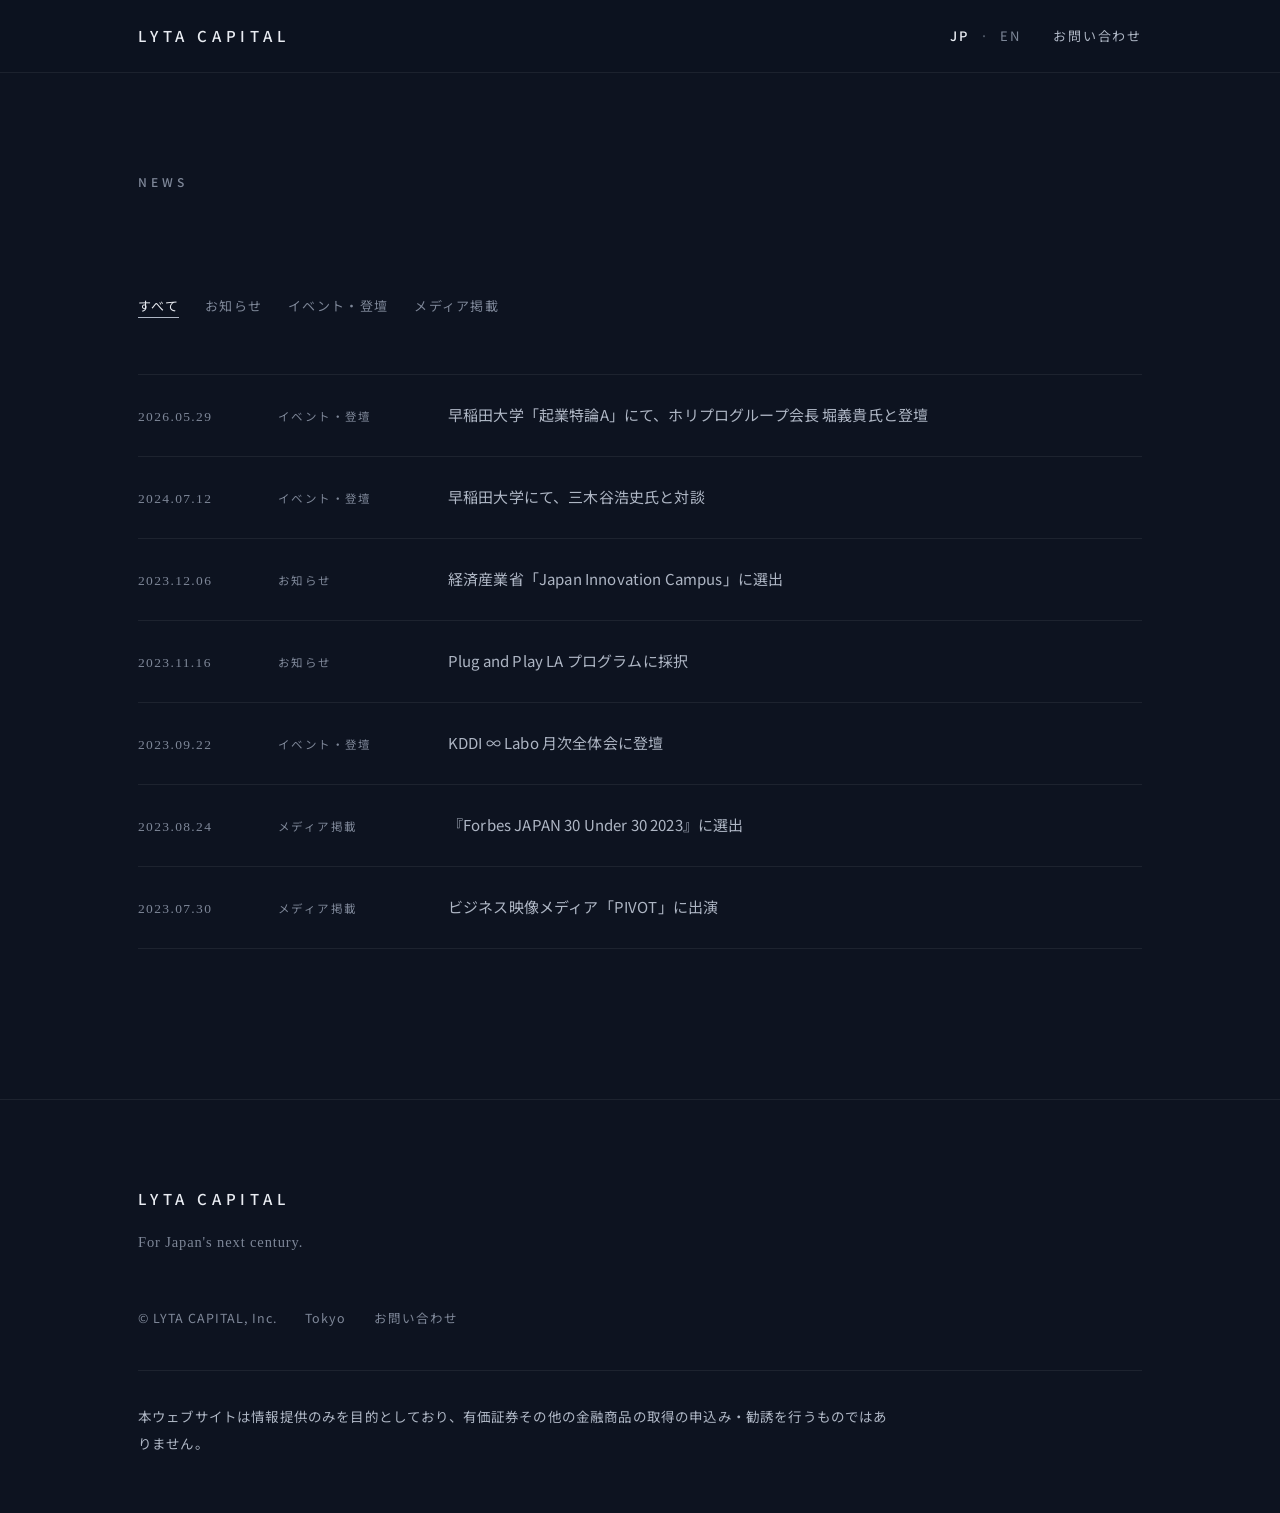
<file: news/index.html>
<!DOCTYPE html>
<html lang="ja">
<head>
<meta charset="UTF-8">
<meta name="viewport" content="width=device-width, initial-scale=1.0">
<title>News | LYTA CAPITAL</title>
<meta name="description" content="LYTA CAPITALからのお知らせ、イベント・登壇、メディア掲載の一覧です。">
<link rel="canonical" href="https://home.lyta-capital.com/news/">
<link rel="alternate" hreflang="ja" href="https://home.lyta-capital.com/news/">
<link rel="alternate" hreflang="en" href="https://home.lyta-capital.com/en/news/">
<link rel="alternate" hreflang="x-default" href="https://home.lyta-capital.com/en/news/">
<meta property="og:type" content="website">
<meta property="og:site_name" content="LYTA CAPITAL">
<meta property="og:title" content="News | LYTA CAPITAL">
<meta property="og:description" content="LYTA CAPITALからのお知らせ、イベント・登壇、メディア掲載の一覧です。">
<meta property="og:url" content="https://home.lyta-capital.com/news/">
<meta property="og:image" content="https://home.lyta-capital.com/img/ogp.png">
<meta property="og:locale" content="ja_JP">
<link rel="icon" href="/img/favicon.svg" type="image/svg+xml">
<link rel="preconnect" href="https://fonts.googleapis.com">
<link rel="preconnect" href="https://fonts.gstatic.com" crossorigin>
<link href="https://fonts.googleapis.com/css2?family=Noto+Sans+JP:wght@400;500&family=Noto+Serif+JP:wght@500&display=swap" rel="stylesheet">
<link rel="stylesheet" href="/css/style.css">
</head>
<body>

<header class="site-header">
  <div class="inner">
    <a class="wordmark" href="/">LYTA CAPITAL</a>
    <nav class="site-nav">
      <div class="lang-switch">
        <span class="current">JP</span><span class="sep">・</span><a href="/en/news/">EN</a>
      </div>
      <a class="nav-contact" href="/contact/">お問い合わせ</a>
    </nav>
  </div>
</header>

<main>

  <div class="page-hero">
    <h1 class="section-label reveal" style="margin-bottom: 0;">NEWS</h1>
  </div>

  <div class="section" style="border-top: none; padding-top: 40px;">
    <div class="news-filter reveal">
      <button class="active" aria-pressed="true" data-cat="all">すべて</button>
      <button aria-pressed="false" data-cat="notice">お知らせ</button>
      <button aria-pressed="false" data-cat="event">イベント・登壇</button>
      <button aria-pressed="false" data-cat="media">メディア掲載</button>
    </div>

    <div class="reveal" id="news-list">
      <div class="news-item" data-cat="event">
        <span class="news-date">2026.05.29</span>
        <span class="news-cat">イベント・登壇</span>
        <span class="news-title">早稲田大学「起業特論A」にて、ホリプログループ会長 堀義貴氏と登壇</span>
      </div>
      <div class="news-item" data-cat="event">
        <span class="news-date">2024.07.12</span>
        <span class="news-cat">イベント・登壇</span>
        <span class="news-title">早稲田大学にて、三木谷浩史氏と対談</span>
      </div>
      <div class="news-item" data-cat="notice">
        <span class="news-date">2023.12.06</span>
        <span class="news-cat">お知らせ</span>
        <span class="news-title">経済産業省「Japan Innovation Campus」に選出</span>
      </div>
      <div class="news-item" data-cat="notice">
        <span class="news-date">2023.11.16</span>
        <span class="news-cat">お知らせ</span>
        <span class="news-title">Plug and Play LA プログラムに採択</span>
      </div>
      <div class="news-item" data-cat="event">
        <span class="news-date">2023.09.22</span>
        <span class="news-cat">イベント・登壇</span>
        <span class="news-title">KDDI ∞ Labo 月次全体会に登壇</span>
      </div>
      <div class="news-item" data-cat="media">
        <span class="news-date">2023.08.24</span>
        <span class="news-cat">メディア掲載</span>
        <span class="news-title">『Forbes JAPAN 30 Under 30 2023』に選出</span>
      </div>
      <div class="news-item" data-cat="media">
        <span class="news-date">2023.07.30</span>
        <span class="news-cat">メディア掲載</span>
        <span class="news-title">ビジネス映像メディア「PIVOT」に出演</span>
      </div>
    </div>
  </div>

</main>

<footer class="site-footer">
  <div class="inner">
    <span class="wordmark">LYTA CAPITAL</span>
    <p class="footer-tagline">For Japan's next century.</p>
    <div class="footer-meta">
      <span>&copy; LYTA CAPITAL, Inc.</span>
      <span>Tokyo</span>
      <a href="/contact/">お問い合わせ</a>
    </div>
    <p class="footer-legal">本ウェブサイトは情報提供のみを目的としており、有価証券その他の金融商品の取得の申込み・勧誘を行うものではありません。</p>
  </div>
</footer>

<script>
(function () {
  var els = document.querySelectorAll('.reveal');
  if ('IntersectionObserver' in window) {
    var io = new IntersectionObserver(function (entries) {
      entries.forEach(function (e) {
        if (e.isIntersecting) { e.target.classList.add('is-visible'); io.unobserve(e.target); }
      });
    }, { threshold: 0.12, rootMargin: '0px 0px -40px 0px' });
    els.forEach(function (el) { io.observe(el); });
  } else {
    els.forEach(function (el) { el.classList.add('is-visible'); });
  }

  var buttons = document.querySelectorAll('.news-filter button');
  var items = document.querySelectorAll('.news-item');
  buttons.forEach(function (btn) {
    btn.addEventListener('click', function () {
      buttons.forEach(function (b) { b.classList.remove('active'); b.setAttribute('aria-pressed', 'false'); });
      btn.classList.add('active');
      btn.setAttribute('aria-pressed', 'true');
      var cat = btn.getAttribute('data-cat');
      items.forEach(function (item) {
        item.style.display = (cat === 'all' || item.getAttribute('data-cat') === cat) ? '' : 'none';
      });
    });
  });
})();
</script>

</body>
</html>
</file>
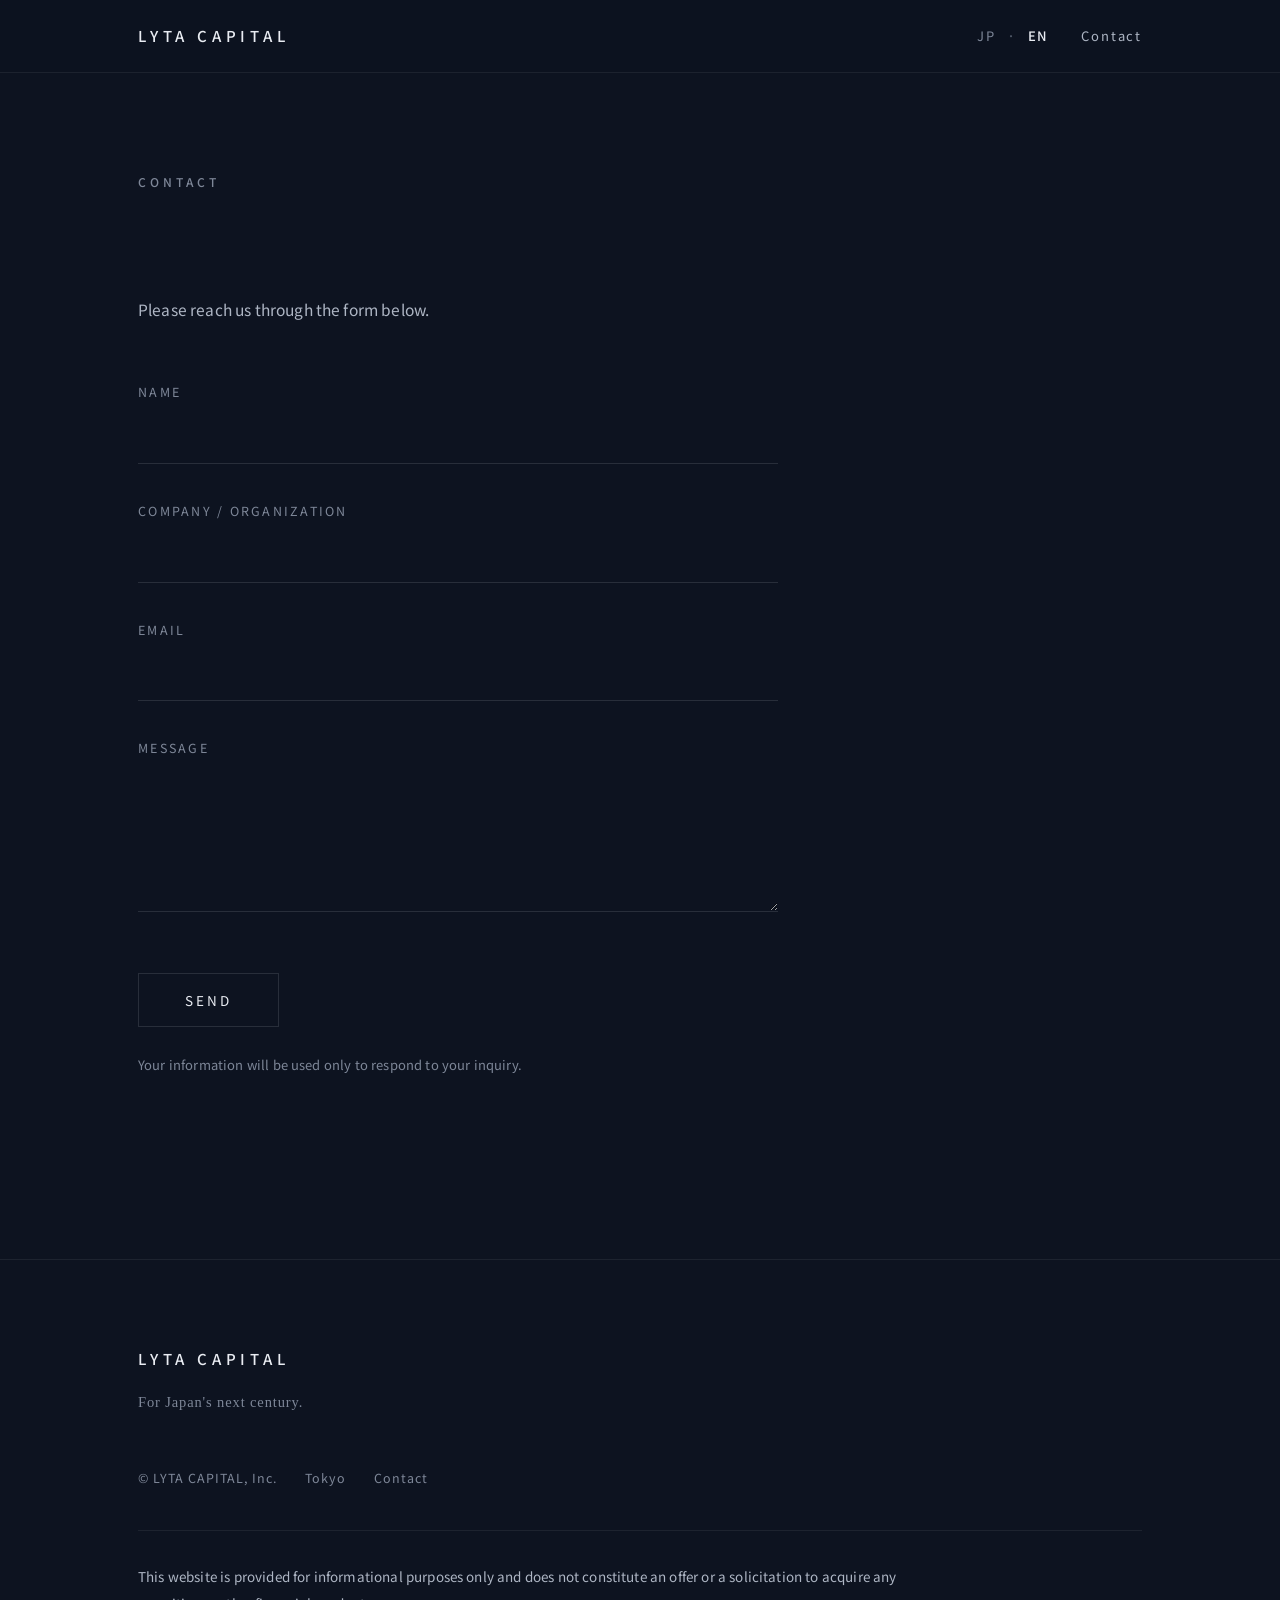
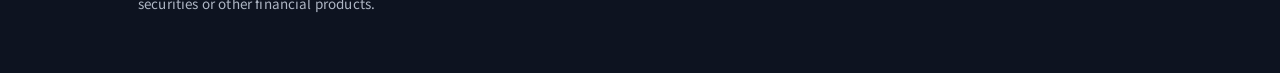
<file: en/contact/index.html>
<!DOCTYPE html>
<html lang="en">
<head>
<meta charset="UTF-8">
<meta name="viewport" content="width=device-width, initial-scale=1.0">
<title>Contact | LYTA CAPITAL</title>
<meta name="description" content="Contact LYTA CAPITAL.">
<link rel="canonical" href="https://home.lyta-capital.com/en/contact/">
<link rel="alternate" hreflang="ja" href="https://home.lyta-capital.com/contact/">
<link rel="alternate" hreflang="en" href="https://home.lyta-capital.com/en/contact/">
<link rel="alternate" hreflang="x-default" href="https://home.lyta-capital.com/en/contact/">
<meta property="og:type" content="website">
<meta property="og:site_name" content="LYTA CAPITAL">
<meta property="og:title" content="Contact | LYTA CAPITAL">
<meta property="og:description" content="Contact LYTA CAPITAL.">
<meta property="og:url" content="https://home.lyta-capital.com/en/contact/">
<meta property="og:image" content="https://home.lyta-capital.com/img/ogp.png">
<meta property="og:locale" content="en_US">
<meta name="robots" content="noindex, follow">
<link rel="icon" href="/img/favicon.svg" type="image/svg+xml">
<link rel="preconnect" href="https://fonts.googleapis.com">
<link rel="preconnect" href="https://fonts.gstatic.com" crossorigin>
<link href="https://fonts.googleapis.com/css2?family=Noto+Sans+JP:wght@400;500&family=Noto+Serif+JP:wght@500&display=swap" rel="stylesheet">
<link rel="stylesheet" href="/css/style.css">
</head>
<body>

<header class="site-header">
  <div class="inner">
    <a class="wordmark" href="/en/">LYTA CAPITAL</a>
    <nav class="site-nav">
      <div class="lang-switch">
        <a href="/contact/">JP</a><span class="sep">・</span><span class="current">EN</span>
      </div>
      <a class="nav-contact" href="/en/contact/">Contact</a>
    </nav>
  </div>
</header>

<main>

  <div class="page-hero">
    <h1 class="section-label reveal" style="margin-bottom: 0;">CONTACT</h1>
  </div>

  <div class="section" style="border-top: none; padding-top: 40px;">
    <div class="contact-wrap">
      <p class="contact-lead reveal">Please reach us through the form below.</p>

      <form id="contact-form" class="reveal">
        <div class="field">
          <label for="name">NAME</label>
          <input type="text" id="name" name="name" autocomplete="name" required>
        </div>
        <div class="field">
          <label for="company">COMPANY / ORGANIZATION</label>
          <input type="text" id="company" name="company" autocomplete="organization">
        </div>
        <div class="field">
          <label for="email">EMAIL</label>
          <input type="email" id="email" name="email" autocomplete="email" required>
        </div>
        <div class="field">
          <label for="message">MESSAGE</label>
          <textarea id="message" name="message" required></textarea>
        </div>
        <input type="checkbox" name="botcheck" tabindex="-1" aria-hidden="true" style="display:none">
        <button type="submit" class="submit-btn">SEND</button>
        <p class="form-note">Your information will be used only to respond to your inquiry.</p>
        <p class="form-status" id="form-status" role="status"></p>
      </form>
    </div>
  </div>

</main>

<footer class="site-footer">
  <div class="inner">
    <span class="wordmark">LYTA CAPITAL</span>
    <p class="footer-tagline">For Japan's next century.</p>
    <div class="footer-meta">
      <span>&copy; LYTA CAPITAL, Inc.</span>
      <span>Tokyo</span>
      <a href="/en/contact/">Contact</a>
    </div>
    <p class="footer-legal">This website is provided for informational purposes only and does not constitute an offer or a solicitation to acquire any securities or other financial products.</p>
  </div>
</footer>

<script>
(function () {
  var els = document.querySelectorAll('.reveal');
  if ('IntersectionObserver' in window) {
    var io = new IntersectionObserver(function (entries) {
      entries.forEach(function (e) {
        if (e.isIntersecting) { e.target.classList.add('is-visible'); io.unobserve(e.target); }
      });
    }, { threshold: 0.12, rootMargin: '0px 0px -40px 0px' });
    els.forEach(function (el) { io.observe(el); });
  } else {
    els.forEach(function (el) { el.classList.add('is-visible'); });
  }

  var W3F_ENDPOINT = 'https://api.web3forms.com/submit';
  var W3F_KEY = 'b16e7606-b2bd-410e-ac1d-c93893a0f113';

  var form = document.getElementById('contact-form');
  var status = document.getElementById('form-status');

  form.addEventListener('submit', function (ev) {
    ev.preventDefault();
    var name = form.name.value.trim();
    var company = form.company.value.trim();
    var email = form.email.value.trim();
    var message = form.message.value.trim();

    if (!name || !email || !message) {
      status.textContent = 'Please fill in your name, email, and message.';
      return;
    }

    var btn = form.querySelector('.submit-btn');
    btn.disabled = true;
    status.textContent = 'Sending…';
    fetch(W3F_ENDPOINT, {
      method: 'POST',
      headers: { 'Accept': 'application/json', 'Content-Type': 'application/json' },
      body: JSON.stringify({
        access_key: W3F_KEY,
        subject: 'Inquiry: ' + name + (company ? ' (' + company + ')' : ''),
        from_name: 'LYTA CAPITAL Website',
        name: name,
        company: company,
        email: email,
        message: message,
        botcheck: form.botcheck.checked
      })
    }).then(function (res) { return res.json(); }).then(function (data) {
      btn.disabled = false;
      if (data.success) {
        form.reset();
        status.textContent = 'Thank you. We will get back to you shortly.';
      } else {
        status.textContent = 'Something went wrong. Please try again later.';
      }
    }).catch(function () {
      btn.disabled = false;
      status.textContent = 'Something went wrong. Please try again later.';
    });
  });
})();
</script>

</body>
</html>
</file>
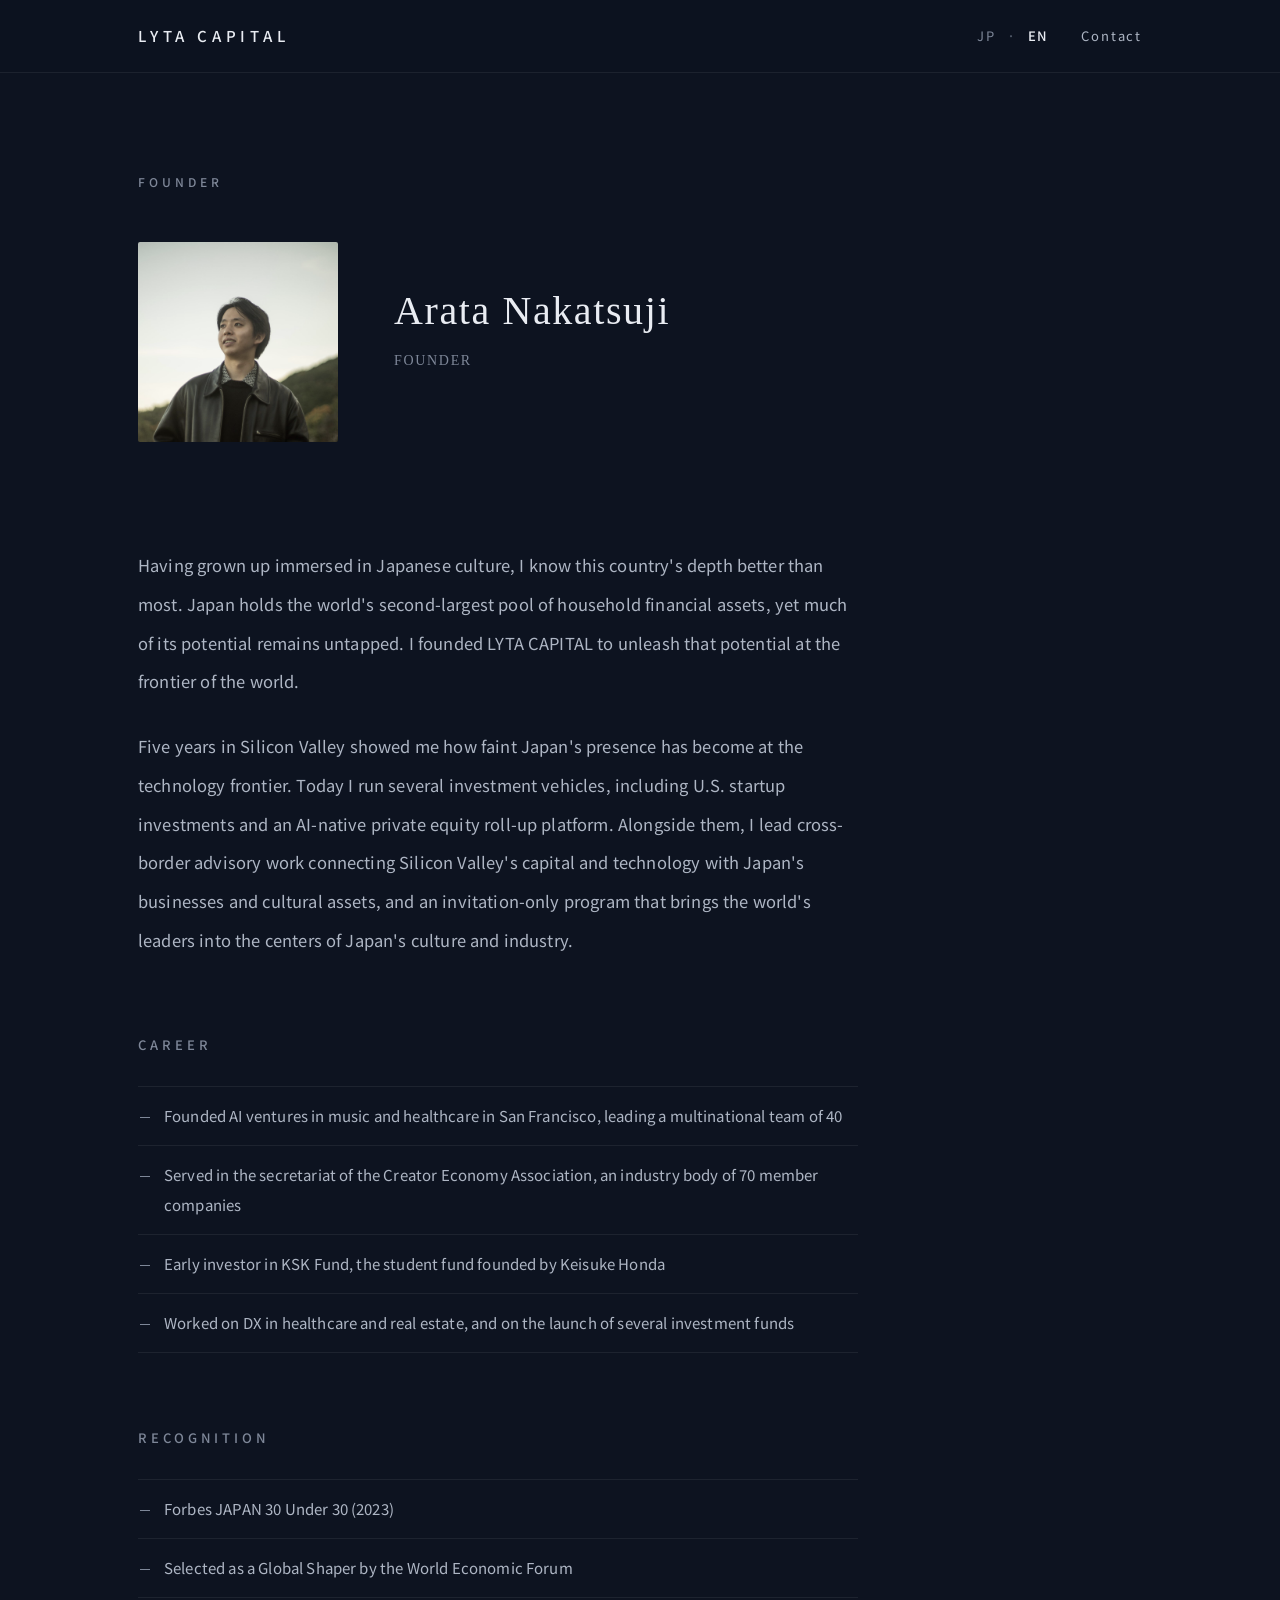
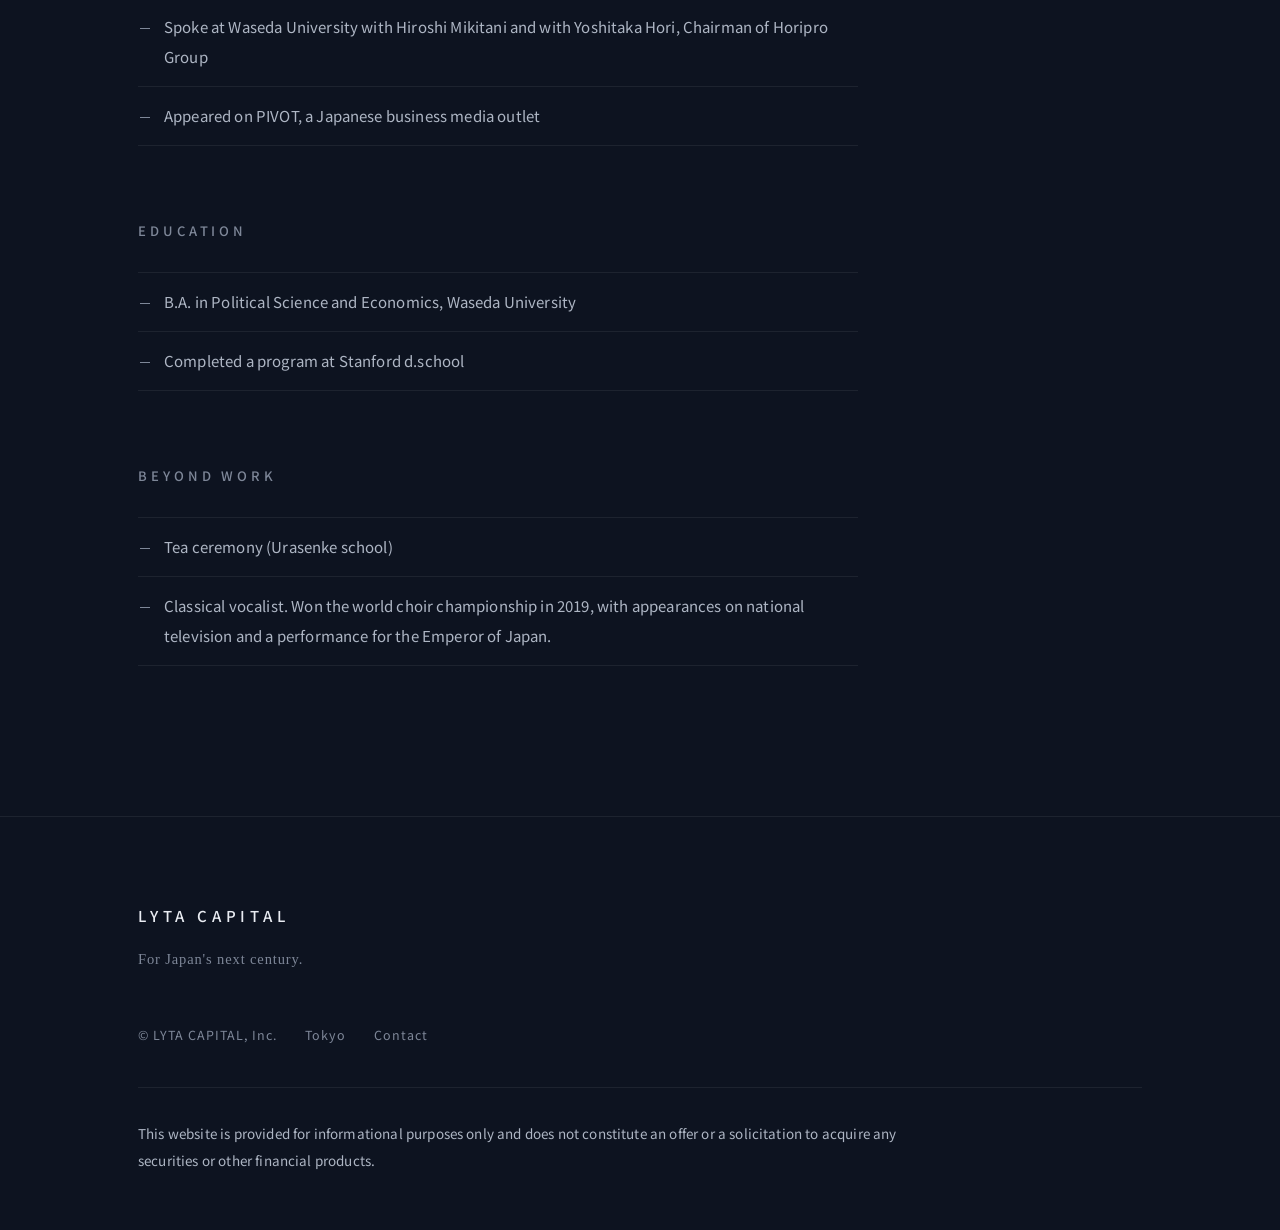
<file: en/founder/index.html>
<!DOCTYPE html>
<html lang="en">
<head>
<meta charset="UTF-8">
<meta name="viewport" content="width=device-width, initial-scale=1.0">
<title>Founder | LYTA CAPITAL</title>
<meta name="description" content="Arata Nakatsuji, founder of LYTA CAPITAL. Built and ran AI ventures in Silicon Valley for five years. Selected for Forbes JAPAN 30 Under 30 (2023) and the World Economic Forum's Global Shapers.">
<link rel="canonical" href="https://home.lyta-capital.com/en/founder/">
<link rel="alternate" hreflang="ja" href="https://home.lyta-capital.com/founder/">
<link rel="alternate" hreflang="en" href="https://home.lyta-capital.com/en/founder/">
<link rel="alternate" hreflang="x-default" href="https://home.lyta-capital.com/en/founder/">
<meta property="og:type" content="profile">
<meta property="og:site_name" content="LYTA CAPITAL">
<meta property="og:title" content="Founder | LYTA CAPITAL">
<meta property="og:description" content="Arata Nakatsuji, founder of LYTA CAPITAL.">
<meta property="og:url" content="https://home.lyta-capital.com/en/founder/">
<meta property="og:image" content="https://home.lyta-capital.com/img/ogp.png">
<meta property="og:locale" content="en_US">
<link rel="icon" href="/img/favicon.svg" type="image/svg+xml">
<link rel="preconnect" href="https://fonts.googleapis.com">
<link rel="preconnect" href="https://fonts.gstatic.com" crossorigin>
<link href="https://fonts.googleapis.com/css2?family=Noto+Sans+JP:wght@400;500&family=Noto+Serif+JP:wght@500&display=swap" rel="stylesheet">
<link rel="stylesheet" href="/css/style.css">
</head>
<body>

<header class="site-header">
  <div class="inner">
    <a class="wordmark" href="/en/">LYTA CAPITAL</a>
    <nav class="site-nav">
      <div class="lang-switch">
        <a href="/founder/">JP</a><span class="sep">・</span><span class="current">EN</span>
      </div>
      <a class="nav-contact" href="/en/contact/">Contact</a>
    </nav>
  </div>
</header>

<main>

  <div class="page-hero">
    <p class="section-label reveal">FOUNDER</p>
    <div class="founder-head reveal">
      <img class="founder-photo" src="/img/arata.jpg" alt="Arata Nakatsuji" width="200" height="200">
      <div>
        <h1>Arata Nakatsuji</h1>
        <p class="founder-name-en">FOUNDER</p>
      </div>
    </div>
  </div>

  <div class="section" style="border-top: none; padding-top: 20px;">
    <div class="founder-body">
      <p class="statement reveal">Having grown up immersed in Japanese culture, I know this country's depth better than most. Japan holds the world's second-largest pool of household financial assets, yet much of its potential remains untapped. I founded LYTA CAPITAL to unleash that potential at the frontier of the world.</p>
      <p class="statement reveal">Five years in Silicon Valley showed me how faint Japan's presence has become at the technology frontier. Today I run several investment vehicles, including U.S. startup investments and an AI-native private equity roll-up platform. Alongside them, I lead cross-border advisory work connecting Silicon Valley's capital and technology with Japan's businesses and cultural assets, and an invitation-only program that brings the world's leaders into the centers of Japan's culture and industry.</p>

      <div class="founder-section reveal">
        <h2>CAREER</h2>
        <ul>
          <li>Founded AI ventures in music and healthcare in San Francisco, leading a multinational team of 40</li>
          <li>Served in the secretariat of the Creator Economy Association, an industry body of 70 member companies</li>
          <li>Early investor in KSK Fund, the student fund founded by Keisuke Honda</li>
          <li>Worked on DX in healthcare and real estate, and on the launch of several investment funds</li>
        </ul>
      </div>

      <div class="founder-section reveal">
        <h2>RECOGNITION</h2>
        <ul>
          <li>Forbes JAPAN 30 Under 30 (2023)</li>
          <li>Selected as a Global Shaper by the World Economic Forum</li>
          <li>Spoke at Waseda University with Hiroshi Mikitani and with Yoshitaka Hori, Chairman of Horipro Group</li>
          <li>Appeared on PIVOT, a Japanese business media outlet</li>
        </ul>
      </div>

      <div class="founder-section reveal">
        <h2>EDUCATION</h2>
        <ul>
          <li>B.A. in Political Science and Economics, Waseda University</li>
          <li>Completed a program at Stanford d.school</li>
        </ul>
      </div>

      <div class="founder-section reveal">
        <h2>BEYOND WORK</h2>
        <ul>
          <li>Tea ceremony (Urasenke school)</li>
          <li>Classical vocalist. Won the world choir championship in 2019, with appearances on national television and a performance for the Emperor of Japan.</li>
        </ul>
      </div>
    </div>
  </div>

</main>

<footer class="site-footer">
  <div class="inner">
    <span class="wordmark">LYTA CAPITAL</span>
    <p class="footer-tagline">For Japan's next century.</p>
    <div class="footer-meta">
      <span>&copy; LYTA CAPITAL, Inc.</span>
      <span>Tokyo</span>
      <a href="/en/contact/">Contact</a>
    </div>
    <p class="footer-legal">This website is provided for informational purposes only and does not constitute an offer or a solicitation to acquire any securities or other financial products.</p>
  </div>
</footer>

<script>
(function () {
  var els = document.querySelectorAll('.reveal');
  if (!('IntersectionObserver' in window)) {
    els.forEach(function (el) { el.classList.add('is-visible'); });
    return;
  }
  var io = new IntersectionObserver(function (entries) {
    entries.forEach(function (e) {
      if (e.isIntersecting) { e.target.classList.add('is-visible'); io.unobserve(e.target); }
    });
  }, { threshold: 0.12, rootMargin: '0px 0px -40px 0px' });
  els.forEach(function (el) { io.observe(el); });
})();
</script>

</body>
</html>
</file>
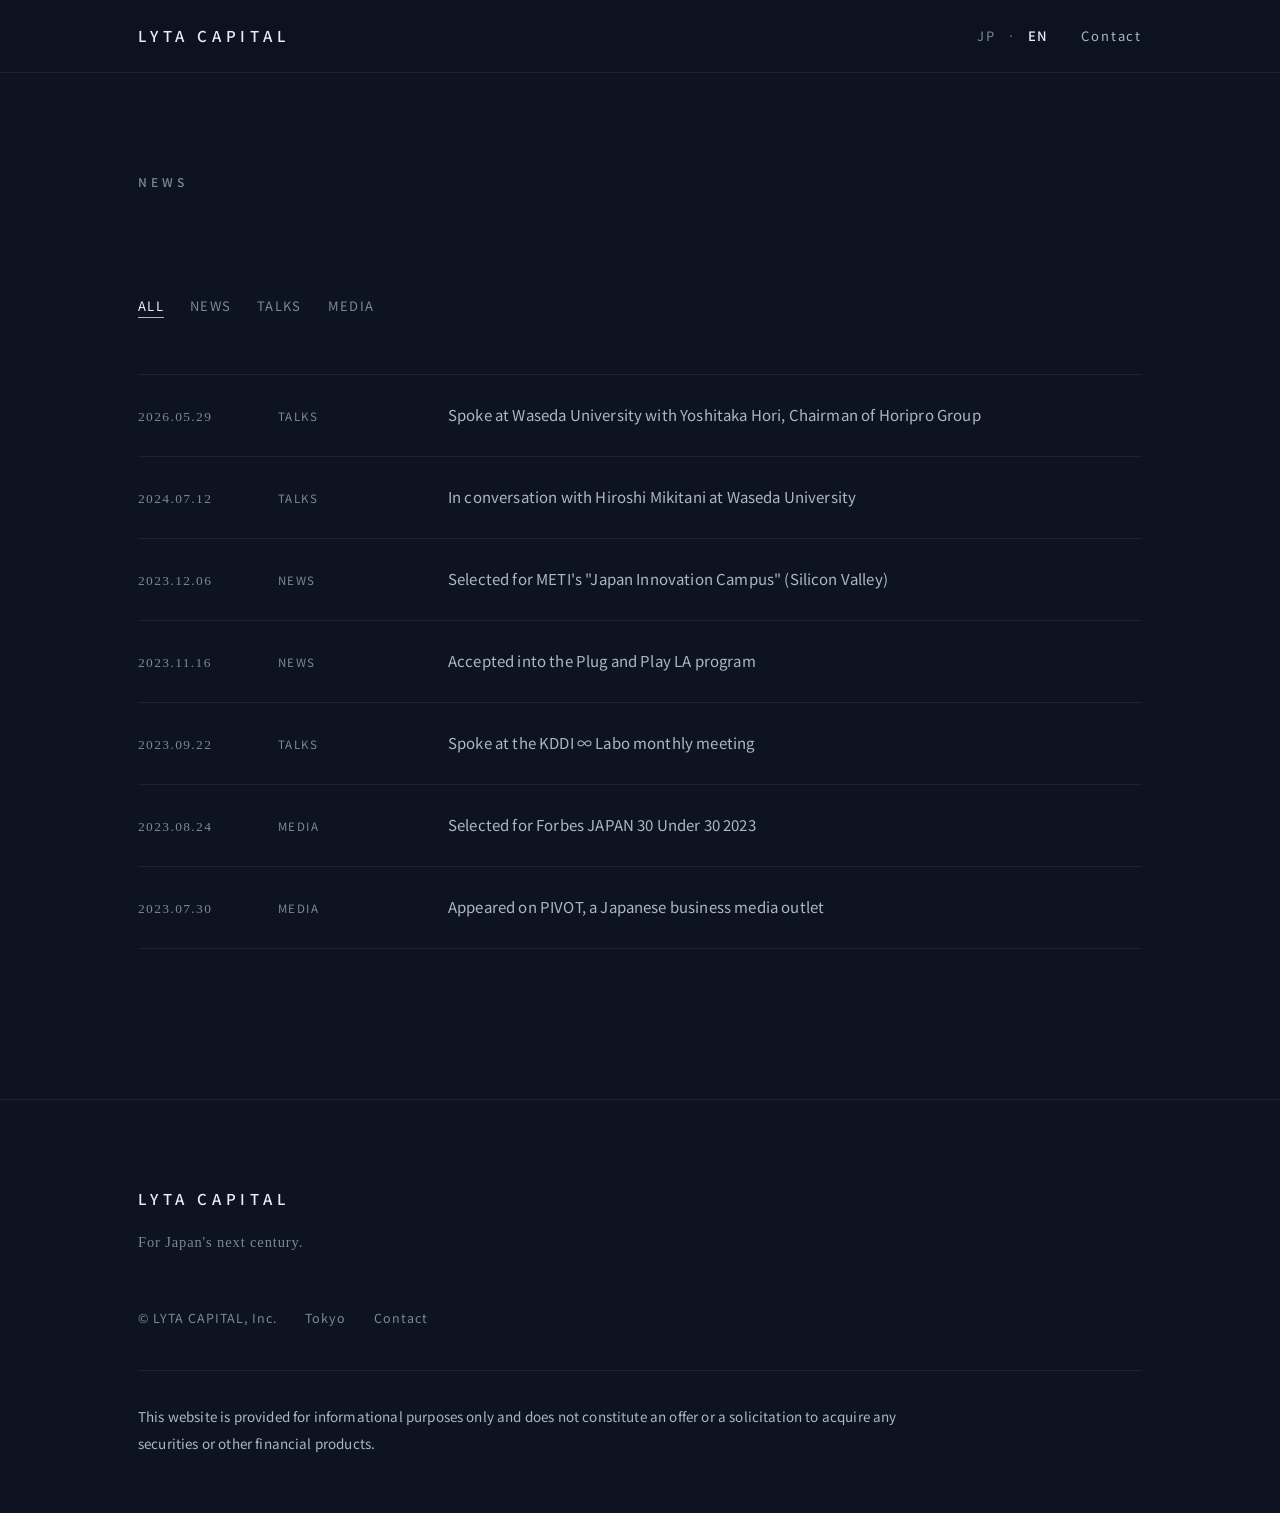
<file: en/news/index.html>
<!DOCTYPE html>
<html lang="en">
<head>
<meta charset="UTF-8">
<meta name="viewport" content="width=device-width, initial-scale=1.0">
<title>News | LYTA CAPITAL</title>
<meta name="description" content="News, talks, and media coverage from LYTA CAPITAL.">
<link rel="canonical" href="https://home.lyta-capital.com/en/news/">
<link rel="alternate" hreflang="ja" href="https://home.lyta-capital.com/news/">
<link rel="alternate" hreflang="en" href="https://home.lyta-capital.com/en/news/">
<link rel="alternate" hreflang="x-default" href="https://home.lyta-capital.com/en/news/">
<meta property="og:type" content="website">
<meta property="og:site_name" content="LYTA CAPITAL">
<meta property="og:title" content="News | LYTA CAPITAL">
<meta property="og:description" content="News, talks, and media coverage from LYTA CAPITAL.">
<meta property="og:url" content="https://home.lyta-capital.com/en/news/">
<meta property="og:image" content="https://home.lyta-capital.com/img/ogp.png">
<meta property="og:locale" content="en_US">
<link rel="icon" href="/img/favicon.svg" type="image/svg+xml">
<link rel="preconnect" href="https://fonts.googleapis.com">
<link rel="preconnect" href="https://fonts.gstatic.com" crossorigin>
<link href="https://fonts.googleapis.com/css2?family=Noto+Sans+JP:wght@400;500&family=Noto+Serif+JP:wght@500&display=swap" rel="stylesheet">
<link rel="stylesheet" href="/css/style.css">
</head>
<body>

<header class="site-header">
  <div class="inner">
    <a class="wordmark" href="/en/">LYTA CAPITAL</a>
    <nav class="site-nav">
      <div class="lang-switch">
        <a href="/news/">JP</a><span class="sep">・</span><span class="current">EN</span>
      </div>
      <a class="nav-contact" href="/en/contact/">Contact</a>
    </nav>
  </div>
</header>

<main>

  <div class="page-hero">
    <h1 class="section-label reveal" style="margin-bottom: 0;">NEWS</h1>
  </div>

  <div class="section" style="border-top: none; padding-top: 40px;">
    <div class="news-filter reveal">
      <button class="active" aria-pressed="true" data-cat="all">ALL</button>
      <button aria-pressed="false" data-cat="notice">NEWS</button>
      <button aria-pressed="false" data-cat="event">TALKS</button>
      <button aria-pressed="false" data-cat="media">MEDIA</button>
    </div>

    <div class="reveal" id="news-list">
      <div class="news-item" data-cat="event">
        <span class="news-date">2026.05.29</span>
        <span class="news-cat">TALKS</span>
        <span class="news-title">Spoke at Waseda University with Yoshitaka Hori, Chairman of Horipro Group</span>
      </div>
      <div class="news-item" data-cat="event">
        <span class="news-date">2024.07.12</span>
        <span class="news-cat">TALKS</span>
        <span class="news-title">In conversation with Hiroshi Mikitani at Waseda University</span>
      </div>
      <div class="news-item" data-cat="notice">
        <span class="news-date">2023.12.06</span>
        <span class="news-cat">NEWS</span>
        <span class="news-title">Selected for METI's "Japan Innovation Campus" (Silicon Valley)</span>
      </div>
      <div class="news-item" data-cat="notice">
        <span class="news-date">2023.11.16</span>
        <span class="news-cat">NEWS</span>
        <span class="news-title">Accepted into the Plug and Play LA program</span>
      </div>
      <div class="news-item" data-cat="event">
        <span class="news-date">2023.09.22</span>
        <span class="news-cat">TALKS</span>
        <span class="news-title">Spoke at the KDDI ∞ Labo monthly meeting</span>
      </div>
      <div class="news-item" data-cat="media">
        <span class="news-date">2023.08.24</span>
        <span class="news-cat">MEDIA</span>
        <span class="news-title">Selected for Forbes JAPAN 30 Under 30 2023</span>
      </div>
      <div class="news-item" data-cat="media">
        <span class="news-date">2023.07.30</span>
        <span class="news-cat">MEDIA</span>
        <span class="news-title">Appeared on PIVOT, a Japanese business media outlet</span>
      </div>
    </div>
  </div>

</main>

<footer class="site-footer">
  <div class="inner">
    <span class="wordmark">LYTA CAPITAL</span>
    <p class="footer-tagline">For Japan's next century.</p>
    <div class="footer-meta">
      <span>&copy; LYTA CAPITAL, Inc.</span>
      <span>Tokyo</span>
      <a href="/en/contact/">Contact</a>
    </div>
    <p class="footer-legal">This website is provided for informational purposes only and does not constitute an offer or a solicitation to acquire any securities or other financial products.</p>
  </div>
</footer>

<script>
(function () {
  var els = document.querySelectorAll('.reveal');
  if ('IntersectionObserver' in window) {
    var io = new IntersectionObserver(function (entries) {
      entries.forEach(function (e) {
        if (e.isIntersecting) { e.target.classList.add('is-visible'); io.unobserve(e.target); }
      });
    }, { threshold: 0.12, rootMargin: '0px 0px -40px 0px' });
    els.forEach(function (el) { io.observe(el); });
  } else {
    els.forEach(function (el) { el.classList.add('is-visible'); });
  }

  var buttons = document.querySelectorAll('.news-filter button');
  var items = document.querySelectorAll('.news-item');
  buttons.forEach(function (btn) {
    btn.addEventListener('click', function () {
      buttons.forEach(function (b) { b.classList.remove('active'); b.setAttribute('aria-pressed', 'false'); });
      btn.classList.add('active');
      btn.setAttribute('aria-pressed', 'true');
      var cat = btn.getAttribute('data-cat');
      items.forEach(function (item) {
        item.style.display = (cat === 'all' || item.getAttribute('data-cat') === cat) ? '' : 'none';
      });
    });
  });
})();
</script>

</body>
</html>
</file>
<file: css/style.css>
/* ==========================================================
   LYTA CAPITAL (home.lyta-capital.com)
   Ink-dark, serif-led, quiet luxury. No gold, no purple.
   ========================================================== */

*, *::before, *::after { box-sizing: border-box; margin: 0; padding: 0; }

:root {
  --bg: #0D1320;
  --text: #E9ECF2;
  --text-soft: #AEB6C4;
  --muted: #7E8798;
  --hairline: rgba(233, 236, 242, 0.12);
  --hairline-soft: rgba(233, 236, 242, 0.07);
  --accent: #8FA8D6;
  --serif-en: Georgia, 'Times New Roman', 'Noto Serif JP', serif;
  --serif-jp: 'Noto Serif JP', 'Hiragino Mincho ProN', 'Yu Mincho', Georgia, serif;
  --sans: 'Noto Sans JP', -apple-system, BlinkMacSystemFont, 'Helvetica Neue', Arial, sans-serif;
  --w: 1060px;
}

html { scroll-behavior: smooth; }

body {
  background: var(--bg);
  color: var(--text-soft);
  font-family: var(--sans);
  font-weight: 400;
  font-size: 16px;
  line-height: 2.0;
  letter-spacing: 0.01em;
  -webkit-font-smoothing: antialiased;
  text-rendering: optimizeLegibility;
}

img { max-width: 100%; display: block; }
a { color: inherit; text-decoration: none; }

::selection { background: rgba(143, 168, 214, 0.25); }

/* ----------------------------------------------------------
   Header
   ---------------------------------------------------------- */
.site-header {
  position: fixed;
  top: 0; left: 0; right: 0;
  z-index: 100;
  background: rgba(13, 19, 32, 0.82);
  -webkit-backdrop-filter: blur(14px);
  backdrop-filter: blur(14px);
  border-bottom: 1px solid var(--hairline-soft);
}

.site-header .inner {
  max-width: var(--w);
  margin: 0 auto;
  padding: 0 28px;
  height: 72px;
  display: flex;
  align-items: center;
  justify-content: space-between;
}

.wordmark {
  font-family: var(--sans);
  font-weight: 500;
  font-size: 15px;
  letter-spacing: 0.32em;
  color: var(--text);
  white-space: nowrap;
}

.site-nav {
  display: flex;
  align-items: center;
  gap: 32px;
  font-size: 13px;
  letter-spacing: 0.14em;
}

.lang-switch { display: flex; align-items: center; gap: 10px; color: var(--muted); }
.lang-switch a { color: var(--muted); transition: color 0.25s ease; }
.lang-switch a:hover { color: var(--text); }
.lang-switch .current { color: var(--text); font-weight: 500; }
.lang-switch .sep { font-size: 10px; opacity: 0.6; }

.nav-contact { color: var(--text-soft); transition: color 0.25s ease; }
.nav-contact:hover { color: var(--text); }

/* ----------------------------------------------------------
   Hero
   ---------------------------------------------------------- */
.hero {
  min-height: 88vh;
  display: flex;
  align-items: center;
  position: relative;
  overflow: hidden;
}

.hero::before {
  content: "";
  position: absolute;
  inset: 0;
  background:
    radial-gradient(1100px 520px at 82% -8%, rgba(143, 168, 214, 0.075), transparent 62%),
    radial-gradient(900px 480px at -12% 108%, rgba(143, 168, 214, 0.05), transparent 60%);
  pointer-events: none;
}

.hero .inner {
  max-width: var(--w);
  margin: 0 auto;
  padding: 150px 28px 90px;
  position: relative;
  width: 100%;
}

.kicker {
  font-size: 12px;
  font-weight: 500;
  letter-spacing: 0.34em;
  color: var(--muted);
  margin-bottom: 34px;
}

.hero h1 {
  font-weight: 500;
  color: var(--text);
  font-size: clamp(34px, 5.2vw, 58px);
  line-height: 1.42;
  letter-spacing: 0.015em;
  margin-bottom: 44px;
}

html[lang="ja"] .hero h1 { font-family: var(--serif-jp); }
html[lang="en"] .hero h1 { font-family: var(--serif-en); font-weight: 400; letter-spacing: 0.005em; }

.hero .lead {
  max-width: 640px;
  font-size: 16px;
  line-height: 2.25;
  color: var(--text-soft);
}

.hero .lead strong { color: var(--text); font-weight: 500; }

.hero .scroll-hint {
  position: absolute;
  left: 28px;
  bottom: -6px;
  width: 1px;
  height: 72px;
  background: linear-gradient(to bottom, var(--hairline), transparent);
}

/* ----------------------------------------------------------
   Sections
   ---------------------------------------------------------- */
.section {
  max-width: var(--w);
  margin: 0 auto;
  padding: 110px 28px;
  border-top: 1px solid var(--hairline-soft);
}

.section-label {
  font-size: 12px;
  font-weight: 500;
  letter-spacing: 0.34em;
  color: var(--muted);
  margin-bottom: 72px;
}

/* services */
.service {
  display: grid;
  grid-template-columns: 120px 1fr;
  gap: 28px;
  padding: 54px 0;
}

.service + .service { border-top: 1px solid var(--hairline-soft); }

.service .num {
  font-family: var(--serif-en);
  font-size: 15px;
  letter-spacing: 0.22em;
  color: var(--muted);
  padding-top: 10px;
}

.service h3 {
  font-weight: 500;
  color: var(--text);
  font-size: clamp(22px, 2.6vw, 28px);
  line-height: 1.6;
  letter-spacing: 0.02em;
  margin-bottom: 22px;
}

html[lang="ja"] .service h3 { font-family: var(--serif-jp); }
html[lang="en"] .service h3 { font-family: var(--serif-en); font-weight: 400; }

.service p {
  max-width: 660px;
  font-size: 15.5px;
  line-height: 2.15;
}

.service p + p { margin-top: 18px; }

.service .note {
  font-size: 14px;
  color: var(--muted);
  line-height: 2.0;
}

/* founder teaser */
.founder-grid {
  display: grid;
  grid-template-columns: 168px 1fr;
  gap: 48px;
  align-items: start;
}

.founder-photo {
  width: 168px;
  height: 168px;
  object-fit: cover;
  filter: grayscale(28%) contrast(1.02);
  border-radius: 2px;
}

.founder-name {
  color: var(--text);
  font-weight: 500;
  font-size: clamp(24px, 3vw, 30px);
  line-height: 1.5;
  letter-spacing: 0.03em;
  margin-bottom: 6px;
}

html[lang="ja"] .founder-name { font-family: var(--serif-jp); }
html[lang="en"] .founder-name { font-family: var(--serif-en); font-weight: 400; }

.founder-name-en {
  font-family: var(--serif-en);
  font-size: 14px;
  letter-spacing: 0.12em;
  color: var(--muted);
  margin-bottom: 26px;
}

.founder-grid p { max-width: 620px; font-size: 15.5px; }

.text-link {
  display: inline-block;
  margin-top: 30px;
  font-size: 13.5px;
  letter-spacing: 0.14em;
  color: var(--text-soft);
  border-bottom: 1px solid var(--hairline);
  padding-bottom: 3px;
  transition: color 0.25s ease, border-color 0.25s ease;
}

.text-link:hover { color: var(--text); border-color: var(--text-soft); }

.text-link .arrow { display: inline-block; margin-left: 8px; transition: transform 0.25s ease; }
.text-link:hover .arrow { transform: translateX(4px); }

/* news list */
.news-item {
  display: grid;
  grid-template-columns: 120px 150px 1fr;
  gap: 20px;
  align-items: baseline;
  padding: 26px 0;
  border-bottom: 1px solid var(--hairline-soft);
  font-size: 15px;
}

.news-item:first-of-type { border-top: 1px solid var(--hairline-soft); }

.news-date {
  font-family: var(--serif-en);
  font-size: 13.5px;
  letter-spacing: 0.1em;
  color: var(--muted);
}

.news-cat {
  font-size: 11.5px;
  letter-spacing: 0.12em;
  color: var(--muted);
}

.news-title { color: var(--text-soft); line-height: 1.9; }

/* news page filter */
.news-filter {
  display: flex;
  flex-wrap: wrap;
  gap: 26px;
  margin-bottom: 56px;
}

.news-filter button {
  background: none;
  border: none;
  color: var(--muted);
  font-family: var(--sans);
  font-size: 13px;
  letter-spacing: 0.1em;
  cursor: pointer;
  padding: 2px 0;
  border-bottom: 1px solid transparent;
  transition: color 0.25s ease, border-color 0.25s ease;
}

.news-filter button:hover { color: var(--text); }
.news-filter button.active { color: var(--text); border-color: var(--text-soft); }

/* ----------------------------------------------------------
   Founder page
   ---------------------------------------------------------- */
.page-hero {
  max-width: var(--w);
  margin: 0 auto;
  padding: 170px 28px 60px;
}

.page-hero .section-label { margin-bottom: 48px; }

.founder-head {
  display: grid;
  grid-template-columns: 200px 1fr;
  gap: 56px;
  align-items: center;
  margin-bottom: 24px;
}

.founder-head .founder-photo { width: 200px; height: 200px; }

.founder-head h1 {
  color: var(--text);
  font-weight: 500;
  font-size: clamp(30px, 4vw, 40px);
  letter-spacing: 0.04em;
  line-height: 1.4;
  margin-bottom: 8px;
}

html[lang="ja"] .founder-head h1 { font-family: var(--serif-jp); }
html[lang="en"] .founder-head h1 { font-family: var(--serif-en); font-weight: 400; }

.founder-body { max-width: 720px; }

.founder-body .statement {
  font-size: 16.5px;
  line-height: 2.35;
  color: var(--text-soft);
}

.founder-body .statement + .statement { margin-top: 26px; }

.founder-section { margin-top: 72px; }

.founder-section h2 {
  font-size: 13px;
  font-weight: 500;
  letter-spacing: 0.3em;
  color: var(--muted);
  margin-bottom: 28px;
}

.founder-section ul { list-style: none; }

.founder-section li {
  position: relative;
  padding: 14px 0 14px 26px;
  border-bottom: 1px solid var(--hairline-soft);
  font-size: 15px;
  line-height: 2.0;
}

.founder-section li:first-child { border-top: 1px solid var(--hairline-soft); }

.founder-section li::before {
  content: "";
  position: absolute;
  left: 2px;
  top: 2.05em;
  width: 10px;
  height: 1px;
  background: var(--muted);
}

/* ----------------------------------------------------------
   Contact
   ---------------------------------------------------------- */
.contact-wrap { max-width: 640px; }

.contact-lead { margin-bottom: 54px; font-size: 15.5px; }

.field { margin-bottom: 34px; }

.field label {
  display: block;
  font-size: 12.5px;
  letter-spacing: 0.18em;
  color: var(--muted);
  margin-bottom: 12px;
}

.field input,
.field textarea {
  width: 100%;
  background: transparent;
  border: none;
  border-bottom: 1px solid var(--hairline);
  color: var(--text);
  font-family: var(--sans);
  font-size: 16px;
  line-height: 1.8;
  padding: 6px 2px 12px;
  transition: border-color 0.3s ease;
}

.field textarea { min-height: 140px; resize: vertical; }

.field input:focus,
.field textarea:focus {
  outline: none;
  border-bottom-color: var(--accent);
}

.submit-btn {
  margin-top: 18px;
  background: transparent;
  border: 1px solid var(--hairline);
  color: var(--text);
  font-family: var(--sans);
  font-size: 13.5px;
  letter-spacing: 0.22em;
  padding: 16px 46px;
  cursor: pointer;
  transition: border-color 0.3s ease, background 0.3s ease;
}

.submit-btn:hover { border-color: var(--text-soft); background: rgba(233, 236, 242, 0.04); }

.submit-btn:disabled { opacity: 0.45; cursor: default; }

.form-note { margin-top: 26px; font-size: 13px; color: var(--muted); line-height: 1.9; }

.form-status { margin-top: 10px; font-size: 14px; color: var(--text-soft); min-height: 1.5em; }

/* ----------------------------------------------------------
   Footer
   ---------------------------------------------------------- */
.site-footer {
  border-top: 1px solid var(--hairline-soft);
  margin-top: 40px;
}

.site-footer .inner {
  max-width: var(--w);
  margin: 0 auto;
  padding: 84px 28px 56px;
}

.site-footer .wordmark { display: block; margin-bottom: 14px; }

.footer-tagline {
  font-family: var(--serif-en);
  font-size: 14.5px;
  letter-spacing: 0.06em;
  color: var(--muted);
  margin-bottom: 48px;
}

.footer-meta {
  display: flex;
  flex-wrap: wrap;
  gap: 8px 28px;
  font-size: 12.5px;
  letter-spacing: 0.08em;
  color: var(--muted);
  padding-bottom: 40px;
  border-bottom: 1px solid var(--hairline-soft);
}

.footer-legal {
  padding-top: 32px;
  font-size: 13.5px;
  line-height: 2.0;
  color: var(--text-soft);
  max-width: 760px;
}

/* ----------------------------------------------------------
   Reveal on scroll
   ---------------------------------------------------------- */
.reveal {
  opacity: 0;
  transform: translateY(14px);
  transition: opacity 0.7s cubic-bezier(0.22, 1, 0.36, 1), transform 0.7s cubic-bezier(0.22, 1, 0.36, 1);
}

.reveal.is-visible { opacity: 1; transform: none; }

@media (prefers-reduced-motion: reduce) {
  html { scroll-behavior: auto; }
  .reveal { opacity: 1; transform: none; transition: none; }
}

/* ----------------------------------------------------------
   Responsive
   ---------------------------------------------------------- */
@media (max-width: 720px) {
  body { font-size: 15px; }

  .site-header .inner { padding: 0 20px; height: 64px; }
  .wordmark { font-size: 13px; letter-spacing: 0.26em; }
  .site-nav { gap: 20px; }

  .hero { min-height: 78vh; }
  .hero .inner { padding: 130px 20px 70px; }
  .hero h1 { font-size: clamp(30px, 8.4vw, 40px); margin-bottom: 34px; }
  .hero .lead { font-size: 15px; line-height: 2.15; }
  .hero .scroll-hint { left: 20px; }

  .section { padding: 78px 20px; }
  .section-label { margin-bottom: 48px; }

  .service { grid-template-columns: 1fr; gap: 10px; padding: 40px 0; }
  .service .num { padding-top: 0; }

  .founder-grid { grid-template-columns: 1fr; gap: 32px; }
  .founder-head { grid-template-columns: 1fr; gap: 32px; }

  .news-item { grid-template-columns: 96px 1fr; gap: 8px 16px; padding: 20px 0; }
  .news-item .news-title { grid-column: 1 / -1; }

  .page-hero { padding: 130px 20px 40px; }

  .site-footer .inner { padding: 64px 20px 44px; }
}
</file>
